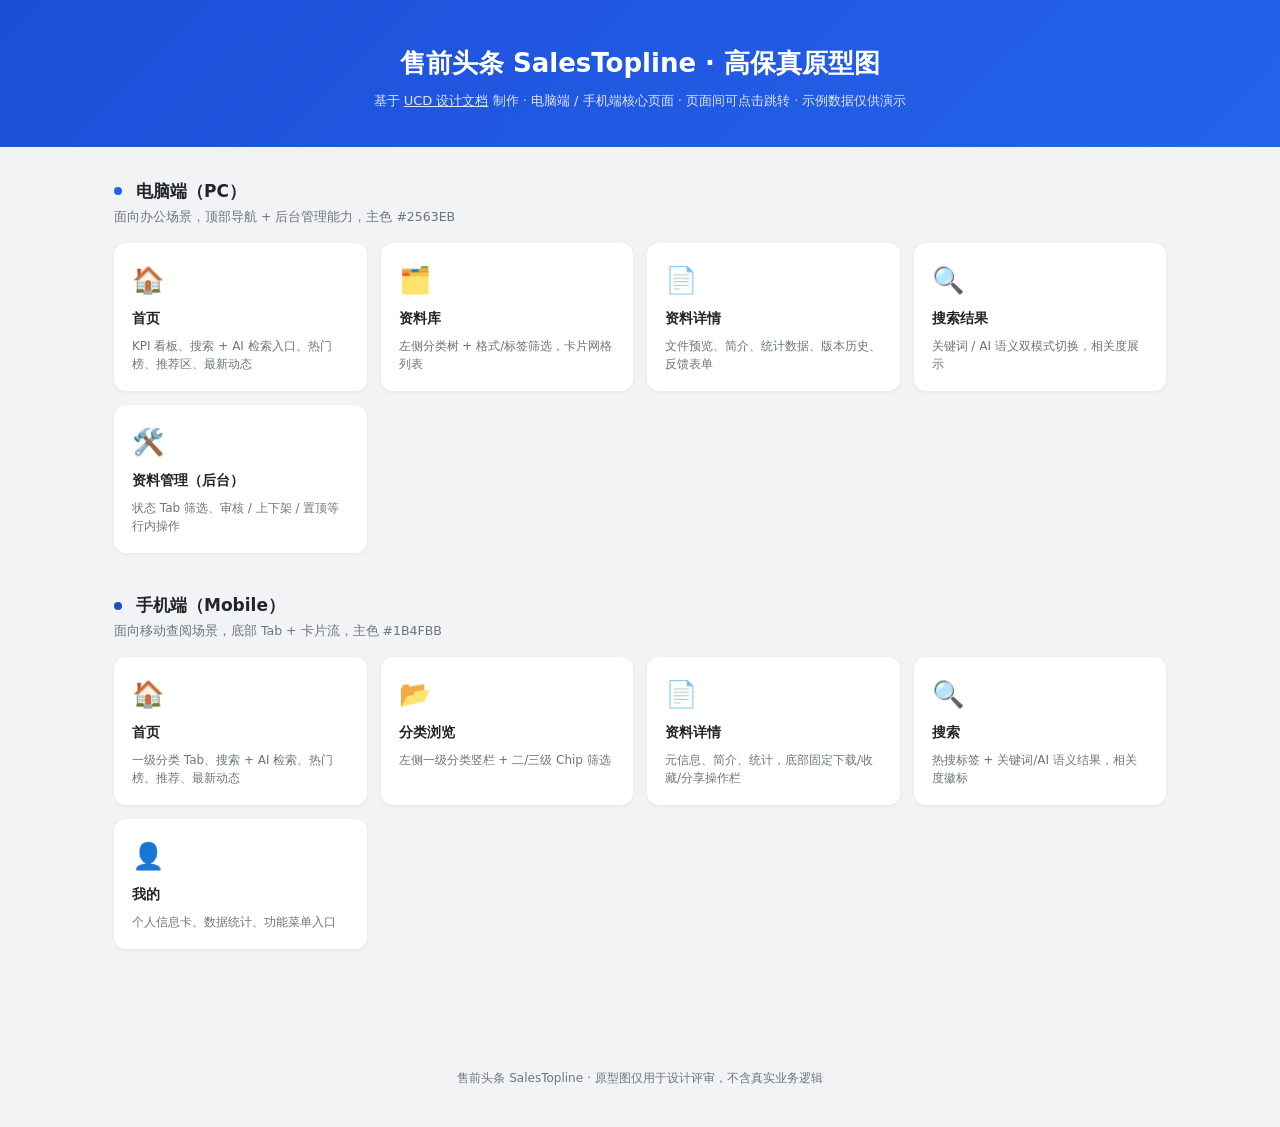
<file: docs/prototype/index.html>
<!DOCTYPE html>
<html lang="zh-CN">
<head>
<meta charset="UTF-8">
<meta name="viewport" content="width=device-width, initial-scale=1.0">
<title>售前头条 SalesTopline · 原型图</title>
<link rel="stylesheet" href="assets/style.css">
<style>
  header.hero{background:linear-gradient(135deg,#1D4ED8,#2563EB); color:#fff; padding:44px 24px 36px; text-align:center;}
  header.hero h1{margin:0 0 8px; font-size:26px;}
  header.hero p{margin:0; opacity:.85; font-size:13px;}
  .wrap{max-width:1100px; margin:0 auto; padding:32px 24px 80px;}
  .group h2{font-size:17px; margin:0 0 4px; display:flex; align-items:center; gap:8px;}
  .group .sub{font-size:12.5px; color:var(--g500); margin:0 0 16px;}
  .group{margin-bottom:40px;}
  .cards{display:grid; grid-template-columns:repeat(auto-fill,minmax(220px,1fr)); gap:14px;}
  .proto-card{background:#fff; border-radius:12px; box-shadow:var(--shadow); padding:18px; display:flex; flex-direction:column; gap:8px;}
  .proto-card:hover{box-shadow:var(--shadow-lg); transform:translateY(-2px); transition:.15s;}
  .proto-card .emoji{font-size:26px;}
  .proto-card .name{font-weight:700; font-size:14px;}
  .proto-card .desc{font-size:12px; color:var(--g500); line-height:1.5; flex:1;}
  .dot{width:8px; height:8px; border-radius:50%; display:inline-block; margin-right:6px;}
  .dot.pc{background:var(--blue);}
  .dot.m{background:var(--m-blue);}
  footer{text-align:center; font-size:12px; color:var(--g500); padding-bottom:40px;}
</style>
</head>
<body>
  <header class="hero">
    <h1>售前头条 SalesTopline · 高保真原型图</h1>
    <p>基于 <a href="../UCD.html" style="color:#fff;text-decoration:underline;">UCD 设计文档</a> 制作 · 电脑端 / 手机端核心页面 · 页面间可点击跳转 · 示例数据仅供演示</p>
  </header>
  <div class="wrap">
    <div class="group">
      <h2><span class="dot pc"></span>电脑端（PC）</h2>
      <p class="sub">面向办公场景，顶部导航 + 后台管理能力，主色 #2563EB</p>
      <div class="cards">
        <a class="proto-card" href="pc/home.html">
          <div class="emoji">🏠</div>
          <div class="name">首页</div>
          <div class="desc">KPI 看板、搜索 + AI 检索入口、热门榜、推荐区、最新动态</div>
        </a>
        <a class="proto-card" href="pc/materials.html">
          <div class="emoji">🗂️</div>
          <div class="name">资料库</div>
          <div class="desc">左侧分类树 + 格式/标签筛选，卡片网格列表</div>
        </a>
        <a class="proto-card" href="pc/detail.html">
          <div class="emoji">📄</div>
          <div class="name">资料详情</div>
          <div class="desc">文件预览、简介、统计数据、版本历史、反馈表单</div>
        </a>
        <a class="proto-card" href="pc/search.html">
          <div class="emoji">🔍</div>
          <div class="name">搜索结果</div>
          <div class="desc">关键词 / AI 语义双模式切换，相关度展示</div>
        </a>
        <a class="proto-card" href="pc/admin.html">
          <div class="emoji">🛠️</div>
          <div class="name">资料管理（后台）</div>
          <div class="desc">状态 Tab 筛选、审核 / 上下架 / 置顶等行内操作</div>
        </a>
      </div>
    </div>

    <div class="group">
      <h2><span class="dot m"></span>手机端（Mobile）</h2>
      <p class="sub">面向移动查阅场景，底部 Tab + 卡片流，主色 #1B4FBB</p>
      <div class="cards">
        <a class="proto-card" href="mobile/home.html">
          <div class="emoji">🏠</div>
          <div class="name">首页</div>
          <div class="desc">一级分类 Tab、搜索 + AI 检索、热门榜、推荐、最新动态</div>
        </a>
        <a class="proto-card" href="mobile/category.html">
          <div class="emoji">📂</div>
          <div class="name">分类浏览</div>
          <div class="desc">左侧一级分类竖栏 + 二/三级 Chip 筛选</div>
        </a>
        <a class="proto-card" href="mobile/detail.html">
          <div class="emoji">📄</div>
          <div class="name">资料详情</div>
          <div class="desc">元信息、简介、统计，底部固定下载/收藏/分享操作栏</div>
        </a>
        <a class="proto-card" href="mobile/search.html">
          <div class="emoji">🔍</div>
          <div class="name">搜索</div>
          <div class="desc">热搜标签 + 关键词/AI 语义结果，相关度徽标</div>
        </a>
        <a class="proto-card" href="mobile/profile.html">
          <div class="emoji">👤</div>
          <div class="name">我的</div>
          <div class="desc">个人信息卡、数据统计、功能菜单入口</div>
        </a>
      </div>
    </div>
  </div>
  <footer>售前头条 SalesTopline · 原型图仅用于设计评审，不含真实业务逻辑</footer>
</body>
</html>
</file>
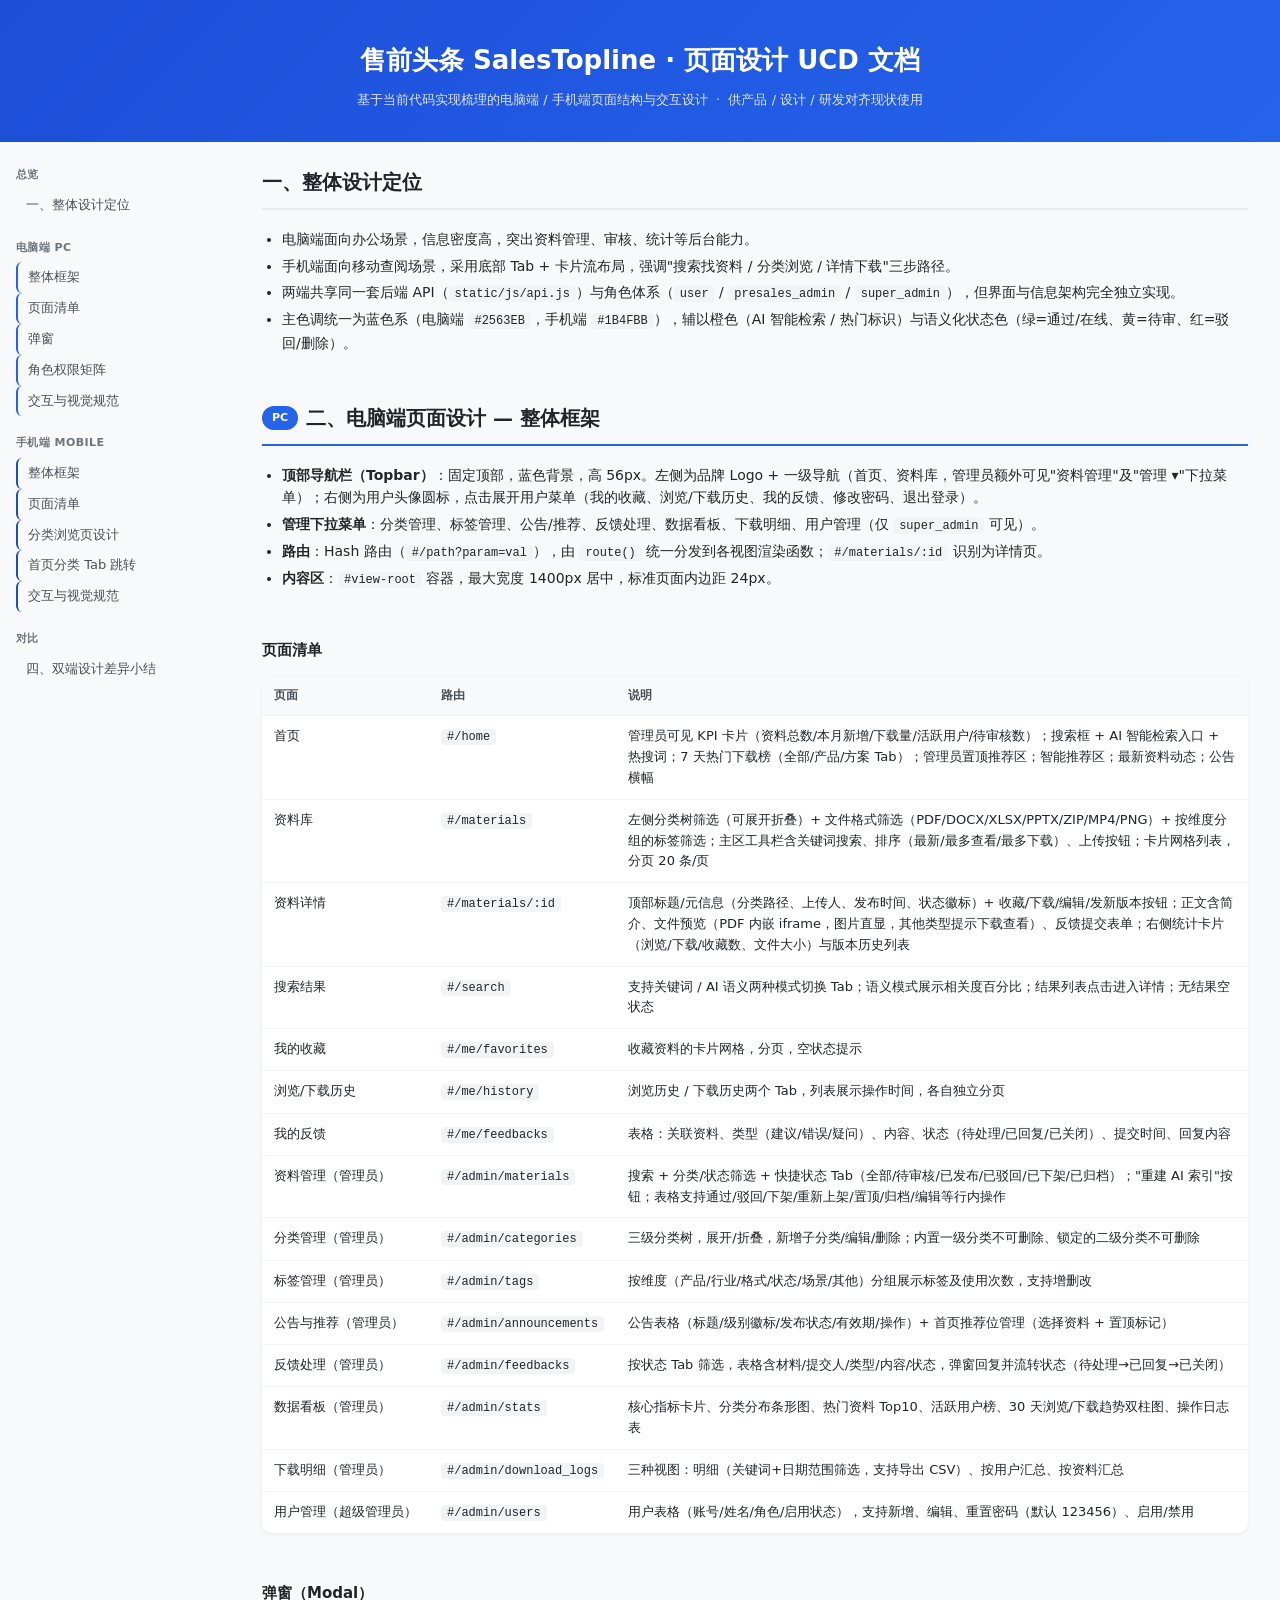
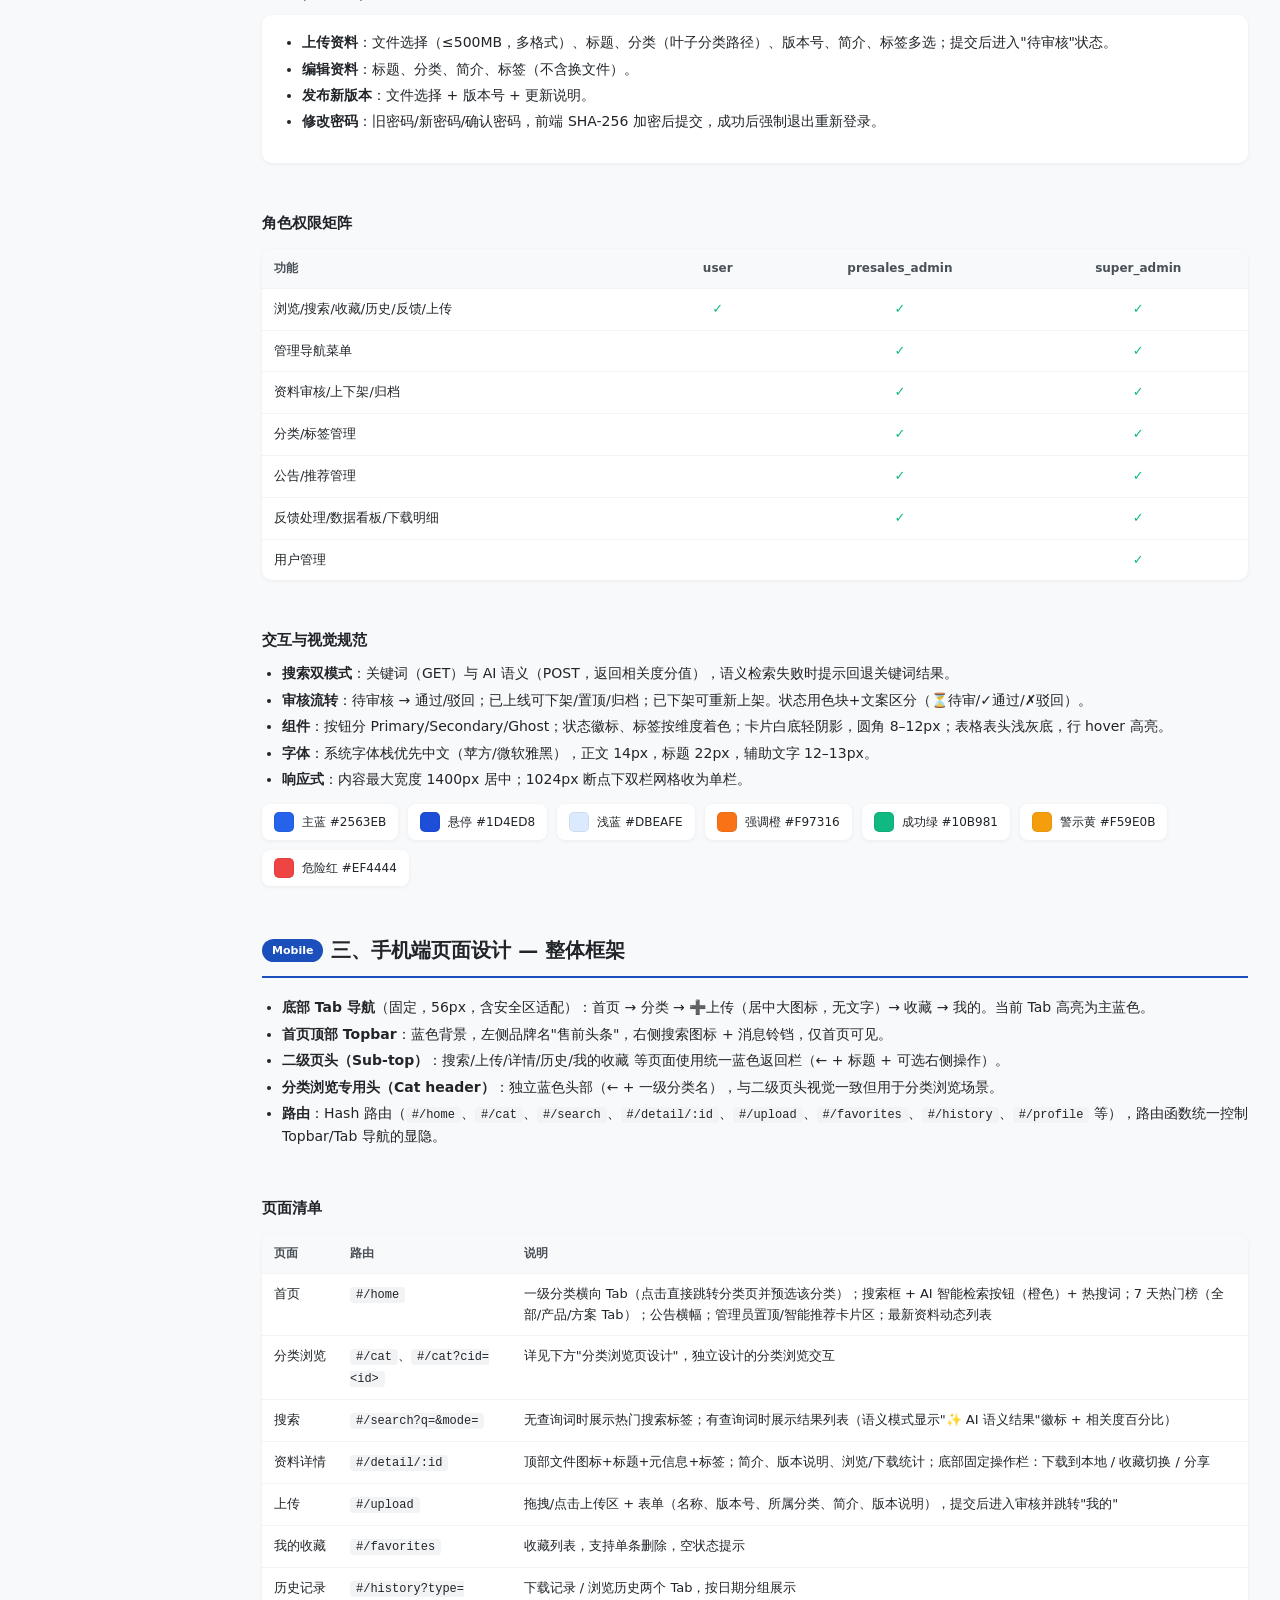
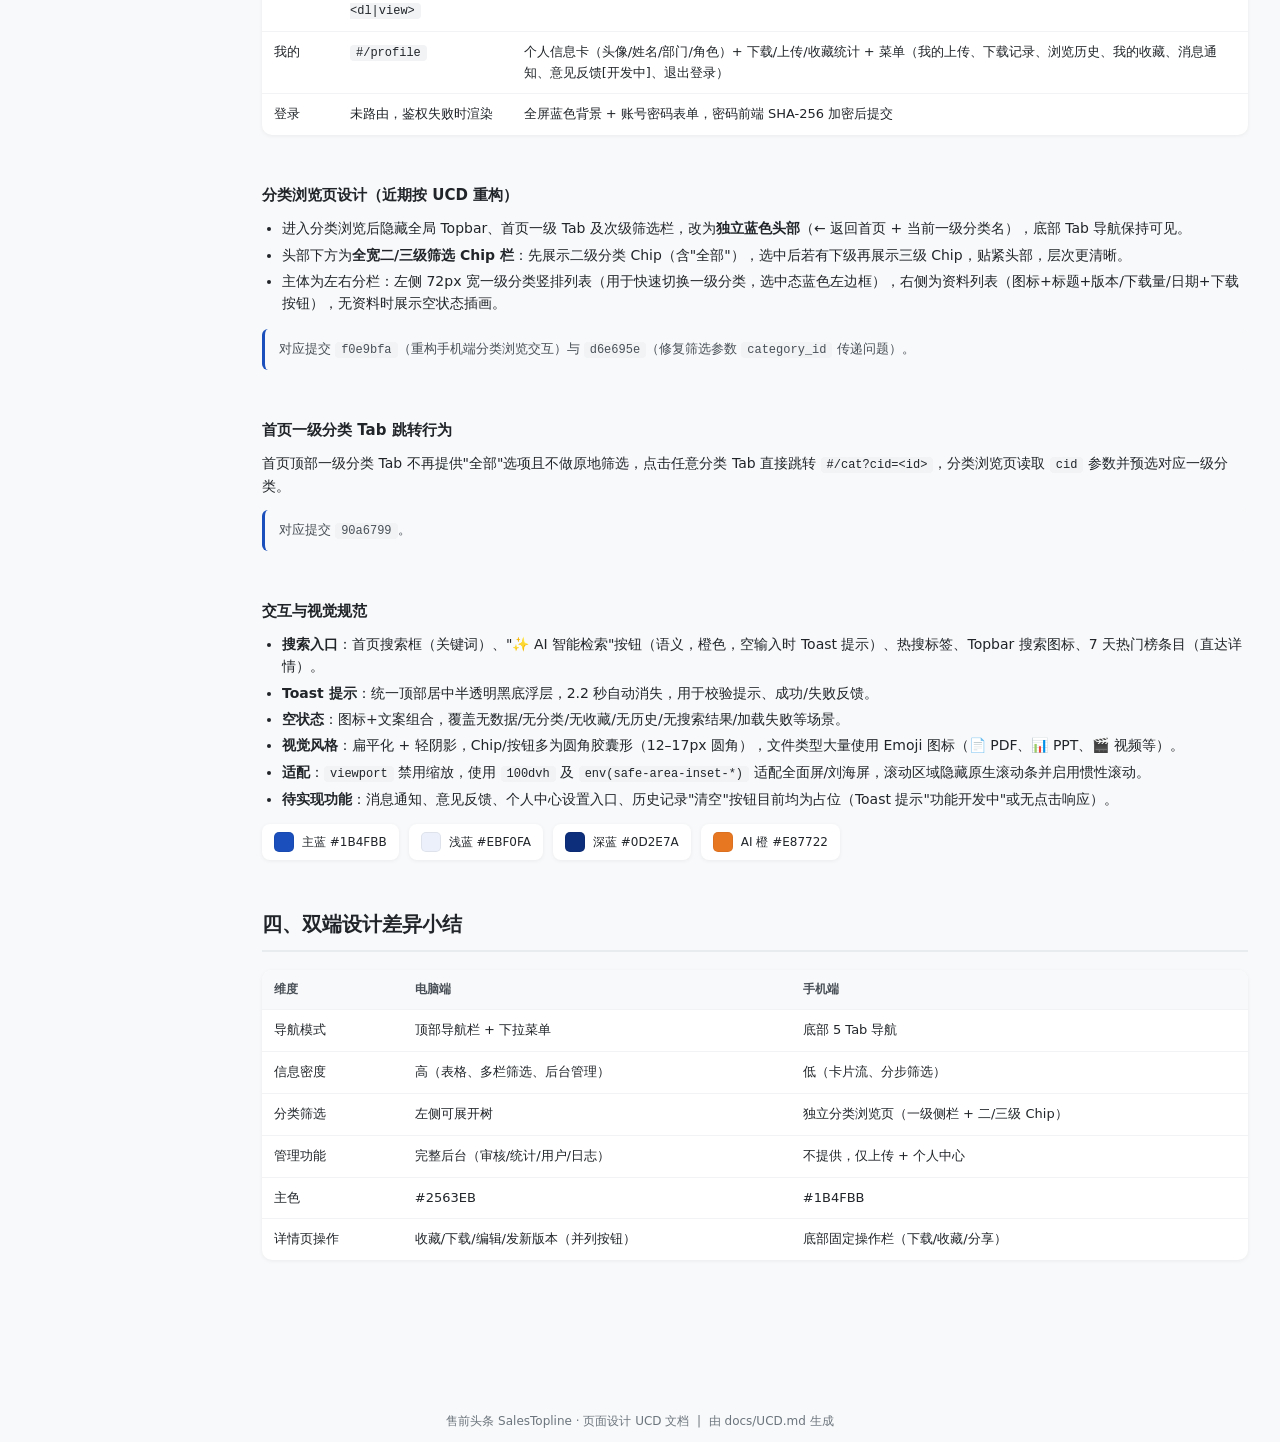
<file: docs/UCD.html>
<!DOCTYPE html>
<html lang="zh-CN">
<head>
<meta charset="UTF-8">
<meta name="viewport" content="width=device-width, initial-scale=1.0">
<title>售前头条 SalesTopline · 页面设计 UCD 文档</title>
<style>
  :root{
    --blue:#2563EB; --blue-d:#1D4ED8; --blue-l:#DBEAFE;
    --m-blue:#1B4FBB; --m-blue-l:#EBF0FA;
    --orange:#F97316; --green:#10B981; --yellow:#F59E0B; --red:#EF4444;
    --g50:#F8F9FA; --g100:#F1F3F5; --g200:#E9ECEF; --g300:#DEE2E6;
    --g500:#6C757D; --g700:#495057; --g900:#212529;
    --radius:10px; --shadow:0 1px 4px rgba(0,0,0,.06); --shadow-lg:0 8px 24px rgba(0,0,0,.08);
  }
  *{box-sizing:border-box;}
  body{
    margin:0; font-family:-apple-system,BlinkMacSystemFont,"PingFang SC","Microsoft YaHei",system-ui,sans-serif;
    color:var(--g900); background:var(--g50); line-height:1.6; font-size:14px;
  }
  a{color:var(--blue); text-decoration:none;}
  a:hover{text-decoration:underline;}

  /* Header */
  header.hero{
    background:linear-gradient(135deg,var(--blue-d),var(--blue));
    color:#fff; padding:40px 24px 32px; text-align:center;
  }
  header.hero h1{margin:0 0 8px; font-size:26px; font-weight:700;}
  header.hero p{margin:0; opacity:.85; font-size:13px;}

  /* Layout */
  .wrap{display:flex; max-width:1280px; margin:0 auto; align-items:flex-start;}
  nav.toc{
    position:sticky; top:0; align-self:flex-start; width:230px; flex-shrink:0;
    padding:24px 16px; height:100vh; overflow-y:auto;
  }
  nav.toc h3{font-size:11px; text-transform:uppercase; letter-spacing:.04em; color:var(--g500); margin:18px 0 6px;}
  nav.toc h3:first-child{margin-top:0;}
  nav.toc a{display:block; padding:5px 10px; border-radius:6px; color:var(--g700); font-size:13px;}
  nav.toc a:hover{background:var(--g100); text-decoration:none;}
  nav.toc a.pc{border-left:2px solid var(--blue);}
  nav.toc a.m{border-left:2px solid var(--m-blue);}

  main{flex:1; min-width:0; padding:24px 32px 80px;}
  section{margin-bottom:48px;}
  section > h2{
    font-size:20px; padding-bottom:10px; margin:0 0 18px; border-bottom:2px solid var(--g200);
    display:flex; align-items:center; gap:8px; scroll-margin-top:16px;
  }
  section.pc > h2{border-bottom-color:var(--blue);}
  section.mobile > h2{border-bottom-color:var(--m-blue);}
  h3{font-size:15px; margin:28px 0 10px; color:var(--g900); scroll-margin-top:16px;}
  h3 .tag{
    display:inline-block; font-size:10px; font-weight:600; padding:2px 8px; border-radius:10px;
    margin-left:8px; vertical-align:middle;
  }
  .tag.pc{background:var(--blue-l); color:var(--blue-d);}
  .tag.m{background:var(--m-blue-l); color:var(--m-blue);}

  .badge-sec{
    display:inline-block; font-size:11px; font-weight:700; padding:3px 10px; border-radius:12px; color:#fff;
  }
  .badge-sec.pc{background:var(--blue);}
  .badge-sec.mobile{background:var(--m-blue);}

  p{margin:0 0 12px;}
  ul{margin:0 0 14px; padding-left:20px;}
  li{margin-bottom:4px;}

  table{width:100%; border-collapse:collapse; margin:14px 0 22px; background:#fff; box-shadow:var(--shadow); border-radius:var(--radius); overflow:hidden;}
  th,td{padding:10px 12px; text-align:left; border-bottom:1px solid var(--g100); font-size:13px; vertical-align:top;}
  th{background:var(--g50); font-weight:600; color:var(--g700); font-size:12px;}
  tr:last-child td{border-bottom:none;}
  tbody tr:hover{background:var(--g50);}
  td:first-child, th:first-child{white-space:nowrap;}
  table.matrix td, table.matrix th{text-align:center;}
  table.matrix td:first-child, table.matrix th:first-child{text-align:left;}
  .check{color:var(--green); font-weight:700;}

  .card{
    background:#fff; border-radius:var(--radius); box-shadow:var(--shadow); padding:16px 20px; margin-bottom:16px;
  }
  .callout{
    background:var(--g50); border-left:3px solid var(--g300); padding:10px 14px; border-radius:6px;
    font-size:13px; color:var(--g700); margin:12px 0;
  }
  section.pc .callout{border-left-color:var(--blue);}
  section.mobile .callout{border-left-color:var(--m-blue);}

  .swatches{display:flex; flex-wrap:wrap; gap:10px; margin:12px 0 20px;}
  .swatch{display:flex; align-items:center; gap:8px; background:#fff; border-radius:8px; padding:8px 12px; box-shadow:var(--shadow); font-size:12px;}
  .swatch i{width:20px; height:20px; border-radius:5px; display:inline-block; border:1px solid rgba(0,0,0,.06);}

  code{background:var(--g100); padding:1px 6px; border-radius:4px; font-size:12px; font-family:Menlo,Consolas,monospace;}

  footer{text-align:center; padding:24px; font-size:12px; color:var(--g500);}

  @media (max-width:900px){
    .wrap{flex-direction:column;}
    nav.toc{position:relative; width:100%; height:auto; display:flex; flex-wrap:wrap; gap:4px 14px; padding:16px 20px; border-bottom:1px solid var(--g200);}
    nav.toc h3{display:none;}
    main{padding:20px;}
  }
  @media print{
    nav.toc{display:none;}
    .wrap{display:block;}
  }
</style>
</head>
<body>

<header class="hero">
  <h1>售前头条 SalesTopline · 页面设计 UCD 文档</h1>
  <p>基于当前代码实现梳理的电脑端 / 手机端页面结构与交互设计 &nbsp;·&nbsp; 供产品 / 设计 / 研发对齐现状使用</p>
</header>

<div class="wrap">
  <nav class="toc">
    <h3>总览</h3>
    <a href="#overview">一、整体设计定位</a>

    <h3>电脑端 PC</h3>
    <a class="pc" href="#pc-shell">整体框架</a>
    <a class="pc" href="#pc-pages">页面清单</a>
    <a class="pc" href="#pc-modals">弹窗</a>
    <a class="pc" href="#pc-roles">角色权限矩阵</a>
    <a class="pc" href="#pc-style">交互与视觉规范</a>

    <h3>手机端 Mobile</h3>
    <a class="m" href="#m-shell">整体框架</a>
    <a class="m" href="#m-pages">页面清单</a>
    <a class="m" href="#m-cat">分类浏览页设计</a>
    <a class="m" href="#m-tab">首页分类 Tab 跳转</a>
    <a class="m" href="#m-style">交互与视觉规范</a>

    <h3>对比</h3>
    <a href="#compare">四、双端设计差异小结</a>
  </nav>

  <main>

    <section id="overview">
      <h2>一、整体设计定位</h2>
      <ul>
        <li>电脑端面向办公场景，信息密度高，突出资料管理、审核、统计等后台能力。</li>
        <li>手机端面向移动查阅场景，采用底部 Tab + 卡片流布局，强调"搜索找资料 / 分类浏览 / 详情下载"三步路径。</li>
        <li>两端共享同一套后端 API（<code>static/js/api.js</code>）与角色体系（<code>user</code> / <code>presales_admin</code> / <code>super_admin</code>），但界面与信息架构完全独立实现。</li>
        <li>主色调统一为蓝色系（电脑端 <code>#2563EB</code>，手机端 <code>#1B4FBB</code>），辅以橙色（AI 智能检索 / 热门标识）与语义化状态色（绿=通过/在线、黄=待审、红=驳回/删除）。</li>
      </ul>
    </section>

    <!-- ============ PC ============ -->

    <section class="pc" id="pc-shell">
      <h2><span class="badge-sec pc">PC</span> 二、电脑端页面设计 — 整体框架</h2>
      <ul>
        <li><strong>顶部导航栏（Topbar）</strong>：固定顶部，蓝色背景，高 56px。左侧为品牌 Logo + 一级导航（首页、资料库，管理员额外可见"资料管理"及"管理 ▾"下拉菜单）；右侧为用户头像圆标，点击展开用户菜单（我的收藏、浏览/下载历史、我的反馈、修改密码、退出登录）。</li>
        <li><strong>管理下拉菜单</strong>：分类管理、标签管理、公告/推荐、反馈处理、数据看板、下载明细、用户管理（仅 <code>super_admin</code> 可见）。</li>
        <li><strong>路由</strong>：Hash 路由（<code>#/path?param=val</code>），由 <code>route()</code> 统一分发到各视图渲染函数；<code>#/materials/:id</code> 识别为详情页。</li>
        <li><strong>内容区</strong>：<code>#view-root</code> 容器，最大宽度 1400px 居中，标准页面内边距 24px。</li>
      </ul>
    </section>

    <section class="pc" id="pc-pages">
      <h3>页面清单</h3>
      <table>
        <thead><tr><th>页面</th><th>路由</th><th>说明</th></tr></thead>
        <tbody>
          <tr><td>首页</td><td><code>#/home</code></td><td>管理员可见 KPI 卡片（资料总数/本月新增/下载量/活跃用户/待审核数）；搜索框 + AI 智能检索入口 + 热搜词；7 天热门下载榜（全部/产品/方案 Tab）；管理员置顶推荐区；智能推荐区；最新资料动态；公告横幅</td></tr>
          <tr><td>资料库</td><td><code>#/materials</code></td><td>左侧分类树筛选（可展开折叠）+ 文件格式筛选（PDF/DOCX/XLSX/PPTX/ZIP/MP4/PNG）+ 按维度分组的标签筛选；主区工具栏含关键词搜索、排序（最新/最多查看/最多下载）、上传按钮；卡片网格列表，分页 20 条/页</td></tr>
          <tr><td>资料详情</td><td><code>#/materials/:id</code></td><td>顶部标题/元信息（分类路径、上传人、发布时间、状态徽标）+ 收藏/下载/编辑/发新版本按钮；正文含简介、文件预览（PDF 内嵌 iframe，图片直显，其他类型提示下载查看）、反馈提交表单；右侧统计卡片（浏览/下载/收藏数、文件大小）与版本历史列表</td></tr>
          <tr><td>搜索结果</td><td><code>#/search</code></td><td>支持关键词 / AI 语义两种模式切换 Tab；语义模式展示相关度百分比；结果列表点击进入详情；无结果空状态</td></tr>
          <tr><td>我的收藏</td><td><code>#/me/favorites</code></td><td>收藏资料的卡片网格，分页，空状态提示</td></tr>
          <tr><td>浏览/下载历史</td><td><code>#/me/history</code></td><td>浏览历史 / 下载历史两个 Tab，列表展示操作时间，各自独立分页</td></tr>
          <tr><td>我的反馈</td><td><code>#/me/feedbacks</code></td><td>表格：关联资料、类型（建议/错误/疑问）、内容、状态（待处理/已回复/已关闭）、提交时间、回复内容</td></tr>
          <tr><td>资料管理（管理员）</td><td><code>#/admin/materials</code></td><td>搜索 + 分类/状态筛选 + 快捷状态 Tab（全部/待审核/已发布/已驳回/已下架/已归档）；"重建 AI 索引"按钮；表格支持通过/驳回/下架/重新上架/置顶/归档/编辑等行内操作</td></tr>
          <tr><td>分类管理（管理员）</td><td><code>#/admin/categories</code></td><td>三级分类树，展开/折叠，新增子分类/编辑/删除；内置一级分类不可删除、锁定的二级分类不可删除</td></tr>
          <tr><td>标签管理（管理员）</td><td><code>#/admin/tags</code></td><td>按维度（产品/行业/格式/状态/场景/其他）分组展示标签及使用次数，支持增删改</td></tr>
          <tr><td>公告与推荐（管理员）</td><td><code>#/admin/announcements</code></td><td>公告表格（标题/级别徽标/发布状态/有效期/操作）+ 首页推荐位管理（选择资料 + 置顶标记）</td></tr>
          <tr><td>反馈处理（管理员）</td><td><code>#/admin/feedbacks</code></td><td>按状态 Tab 筛选，表格含材料/提交人/类型/内容/状态，弹窗回复并流转状态（待处理→已回复→已关闭）</td></tr>
          <tr><td>数据看板（管理员）</td><td><code>#/admin/stats</code></td><td>核心指标卡片、分类分布条形图、热门资料 Top10、活跃用户榜、30 天浏览/下载趋势双柱图、操作日志表</td></tr>
          <tr><td>下载明细（管理员）</td><td><code>#/admin/download_logs</code></td><td>三种视图：明细（关键词+日期范围筛选，支持导出 CSV）、按用户汇总、按资料汇总</td></tr>
          <tr><td>用户管理（超级管理员）</td><td><code>#/admin/users</code></td><td>用户表格（账号/姓名/角色/启用状态），支持新增、编辑、重置密码（默认 123456）、启用/禁用</td></tr>
        </tbody>
      </table>
    </section>

    <section class="pc" id="pc-modals">
      <h3>弹窗（Modal）</h3>
      <div class="card">
        <ul>
          <li><strong>上传资料</strong>：文件选择（≤500MB，多格式）、标题、分类（叶子分类路径）、版本号、简介、标签多选；提交后进入"待审核"状态。</li>
          <li><strong>编辑资料</strong>：标题、分类、简介、标签（不含换文件）。</li>
          <li><strong>发布新版本</strong>：文件选择 + 版本号 + 更新说明。</li>
          <li><strong>修改密码</strong>：旧密码/新密码/确认密码，前端 SHA-256 加密后提交，成功后强制退出重新登录。</li>
        </ul>
      </div>
    </section>

    <section class="pc" id="pc-roles">
      <h3>角色权限矩阵</h3>
      <table class="matrix">
        <thead><tr><th>功能</th><th>user</th><th>presales_admin</th><th>super_admin</th></tr></thead>
        <tbody>
          <tr><td>浏览/搜索/收藏/历史/反馈/上传</td><td class="check">✓</td><td class="check">✓</td><td class="check">✓</td></tr>
          <tr><td>管理导航菜单</td><td></td><td class="check">✓</td><td class="check">✓</td></tr>
          <tr><td>资料审核/上下架/归档</td><td></td><td class="check">✓</td><td class="check">✓</td></tr>
          <tr><td>分类/标签管理</td><td></td><td class="check">✓</td><td class="check">✓</td></tr>
          <tr><td>公告/推荐管理</td><td></td><td class="check">✓</td><td class="check">✓</td></tr>
          <tr><td>反馈处理/数据看板/下载明细</td><td></td><td class="check">✓</td><td class="check">✓</td></tr>
          <tr><td>用户管理</td><td></td><td></td><td class="check">✓</td></tr>
        </tbody>
      </table>
    </section>

    <section class="pc" id="pc-style">
      <h3>交互与视觉规范</h3>
      <ul>
        <li><strong>搜索双模式</strong>：关键词（GET）与 AI 语义（POST，返回相关度分值），语义检索失败时提示回退关键词结果。</li>
        <li><strong>审核流转</strong>：待审核 → 通过/驳回；已上线可下架/置顶/归档；已下架可重新上架。状态用色块+文案区分（⏳待审/✓通过/✗驳回）。</li>
        <li><strong>组件</strong>：按钮分 Primary/Secondary/Ghost；状态徽标、标签按维度着色；卡片白底轻阴影，圆角 8–12px；表格表头浅灰底，行 hover 高亮。</li>
        <li><strong>字体</strong>：系统字体栈优先中文（苹方/微软雅黑），正文 14px，标题 22px，辅助文字 12–13px。</li>
        <li><strong>响应式</strong>：内容最大宽度 1400px 居中；1024px 断点下双栏网格收为单栏。</li>
      </ul>
      <div class="swatches">
        <div class="swatch"><i style="background:#2563EB"></i>主蓝 #2563EB</div>
        <div class="swatch"><i style="background:#1D4ED8"></i>悬停 #1D4ED8</div>
        <div class="swatch"><i style="background:#DBEAFE"></i>浅蓝 #DBEAFE</div>
        <div class="swatch"><i style="background:#F97316"></i>强调橙 #F97316</div>
        <div class="swatch"><i style="background:#10B981"></i>成功绿 #10B981</div>
        <div class="swatch"><i style="background:#F59E0B"></i>警示黄 #F59E0B</div>
        <div class="swatch"><i style="background:#EF4444"></i>危险红 #EF4444</div>
      </div>
    </section>

    <!-- ============ Mobile ============ -->

    <section class="mobile" id="m-shell">
      <h2><span class="badge-sec mobile">Mobile</span> 三、手机端页面设计 — 整体框架</h2>
      <ul>
        <li><strong>底部 Tab 导航</strong>（固定，56px，含安全区适配）：首页 → 分类 → ➕上传（居中大图标，无文字）→ 收藏 → 我的。当前 Tab 高亮为主蓝色。</li>
        <li><strong>首页顶部 Topbar</strong>：蓝色背景，左侧品牌名"售前头条"，右侧搜索图标 + 消息铃铛，仅首页可见。</li>
        <li><strong>二级页头（Sub-top）</strong>：搜索/上传/详情/历史/我的收藏 等页面使用统一蓝色返回栏（← + 标题 + 可选右侧操作）。</li>
        <li><strong>分类浏览专用头（Cat header）</strong>：独立蓝色头部（← + 一级分类名），与二级页头视觉一致但用于分类浏览场景。</li>
        <li><strong>路由</strong>：Hash 路由（<code>#/home</code>、<code>#/cat</code>、<code>#/search</code>、<code>#/detail/:id</code>、<code>#/upload</code>、<code>#/favorites</code>、<code>#/history</code>、<code>#/profile</code> 等），路由函数统一控制 Topbar/Tab 导航的显隐。</li>
      </ul>
    </section>

    <section class="mobile" id="m-pages">
      <h3>页面清单</h3>
      <table>
        <thead><tr><th>页面</th><th>路由</th><th>说明</th></tr></thead>
        <tbody>
          <tr><td>首页</td><td><code>#/home</code></td><td>一级分类横向 Tab（点击直接跳转分类页并预选该分类）；搜索框 + AI 智能检索按钮（橙色）+ 热搜词；7 天热门榜（全部/产品/方案 Tab）；公告横幅；管理员置顶/智能推荐卡片区；最新资料动态列表</td></tr>
          <tr><td>分类浏览</td><td><code>#/cat</code>、<code>#/cat?cid=&lt;id&gt;</code></td><td>详见下方"分类浏览页设计"，独立设计的分类浏览交互</td></tr>
          <tr><td>搜索</td><td><code>#/search?q=&amp;mode=</code></td><td>无查询词时展示热门搜索标签；有查询词时展示结果列表（语义模式显示"✨ AI 语义结果"徽标 + 相关度百分比）</td></tr>
          <tr><td>资料详情</td><td><code>#/detail/:id</code></td><td>顶部文件图标+标题+元信息+标签；简介、版本说明、浏览/下载统计；底部固定操作栏：下载到本地 / 收藏切换 / 分享</td></tr>
          <tr><td>上传</td><td><code>#/upload</code></td><td>拖拽/点击上传区 + 表单（名称、版本号、所属分类、简介、版本说明），提交后进入审核并跳转"我的"</td></tr>
          <tr><td>我的收藏</td><td><code>#/favorites</code></td><td>收藏列表，支持单条删除，空状态提示</td></tr>
          <tr><td>历史记录</td><td><code>#/history?type=&lt;dl|view&gt;</code></td><td>下载记录 / 浏览历史两个 Tab，按日期分组展示</td></tr>
          <tr><td>我的</td><td><code>#/profile</code></td><td>个人信息卡（头像/姓名/部门/角色）+ 下载/上传/收藏统计 + 菜单（我的上传、下载记录、浏览历史、我的收藏、消息通知、意见反馈[开发中]、退出登录）</td></tr>
          <tr><td>登录</td><td>未路由，鉴权失败时渲染</td><td>全屏蓝色背景 + 账号密码表单，密码前端 SHA-256 加密后提交</td></tr>
        </tbody>
      </table>
    </section>

    <section class="mobile" id="m-cat">
      <h3>分类浏览页设计（近期按 UCD 重构）</h3>
      <ul>
        <li>进入分类浏览后隐藏全局 Topbar、首页一级 Tab 及次级筛选栏，改为<strong>独立蓝色头部</strong>（← 返回首页 + 当前一级分类名），底部 Tab 导航保持可见。</li>
        <li>头部下方为<strong>全宽二/三级筛选 Chip 栏</strong>：先展示二级分类 Chip（含"全部"），选中后若有下级再展示三级 Chip，贴紧头部，层次更清晰。</li>
        <li>主体为左右分栏：左侧 72px 宽一级分类竖排列表（用于快速切换一级分类，选中态蓝色左边框），右侧为资料列表（图标+标题+版本/下载量/日期+下载按钮），无资料时展示空状态插画。</li>
      </ul>
      <div class="callout">对应提交 <code>f0e9bfa</code>（重构手机端分类浏览交互）与 <code>d6e695e</code>（修复筛选参数 <code>category_id</code> 传递问题）。</div>
    </section>

    <section class="mobile" id="m-tab">
      <h3>首页一级分类 Tab 跳转行为</h3>
      <p>首页顶部一级分类 Tab 不再提供"全部"选项且不做原地筛选，点击任意分类 Tab 直接跳转 <code>#/cat?cid=&lt;id&gt;</code>，分类浏览页读取 <code>cid</code> 参数并预选对应一级分类。</p>
      <div class="callout">对应提交 <code>90a6799</code>。</div>
    </section>

    <section class="mobile" id="m-style">
      <h3>交互与视觉规范</h3>
      <ul>
        <li><strong>搜索入口</strong>：首页搜索框（关键词）、"✨ AI 智能检索"按钮（语义，橙色，空输入时 Toast 提示）、热搜标签、Topbar 搜索图标、7 天热门榜条目（直达详情）。</li>
        <li><strong>Toast 提示</strong>：统一顶部居中半透明黑底浮层，2.2 秒自动消失，用于校验提示、成功/失败反馈。</li>
        <li><strong>空状态</strong>：图标+文案组合，覆盖无数据/无分类/无收藏/无历史/无搜索结果/加载失败等场景。</li>
        <li><strong>视觉风格</strong>：扁平化 + 轻阴影，Chip/按钮多为圆角胶囊形（12–17px 圆角），文件类型大量使用 Emoji 图标（📄 PDF、📊 PPT、🎬 视频等）。</li>
        <li><strong>适配</strong>：<code>viewport</code> 禁用缩放，使用 <code>100dvh</code> 及 <code>env(safe-area-inset-*)</code> 适配全面屏/刘海屏，滚动区域隐藏原生滚动条并启用惯性滚动。</li>
        <li><strong>待实现功能</strong>：消息通知、意见反馈、个人中心设置入口、历史记录"清空"按钮目前均为占位（Toast 提示"功能开发中"或无点击响应）。</li>
      </ul>
      <div class="swatches">
        <div class="swatch"><i style="background:#1B4FBB"></i>主蓝 #1B4FBB</div>
        <div class="swatch"><i style="background:#EBF0FA"></i>浅蓝 #EBF0FA</div>
        <div class="swatch"><i style="background:#0D2E7A"></i>深蓝 #0D2E7A</div>
        <div class="swatch"><i style="background:#E87722"></i>AI 橙 #E87722</div>
      </div>
    </section>

    <section id="compare">
      <h2>四、双端设计差异小结</h2>
      <table>
        <thead><tr><th>维度</th><th>电脑端</th><th>手机端</th></tr></thead>
        <tbody>
          <tr><td>导航模式</td><td>顶部导航栏 + 下拉菜单</td><td>底部 5 Tab 导航</td></tr>
          <tr><td>信息密度</td><td>高（表格、多栏筛选、后台管理）</td><td>低（卡片流、分步筛选）</td></tr>
          <tr><td>分类筛选</td><td>左侧可展开树</td><td>独立分类浏览页（一级侧栏 + 二/三级 Chip）</td></tr>
          <tr><td>管理功能</td><td>完整后台（审核/统计/用户/日志）</td><td>不提供，仅上传 + 个人中心</td></tr>
          <tr><td>主色</td><td>#2563EB</td><td>#1B4FBB</td></tr>
          <tr><td>详情页操作</td><td>收藏/下载/编辑/发新版本（并列按钮）</td><td>底部固定操作栏（下载/收藏/分享）</td></tr>
        </tbody>
      </table>
    </section>

  </main>
</div>

<footer>售前头条 SalesTopline · 页面设计 UCD 文档 &nbsp;|&nbsp; 由 docs/UCD.md 生成</footer>

</body>
</html>
</file>
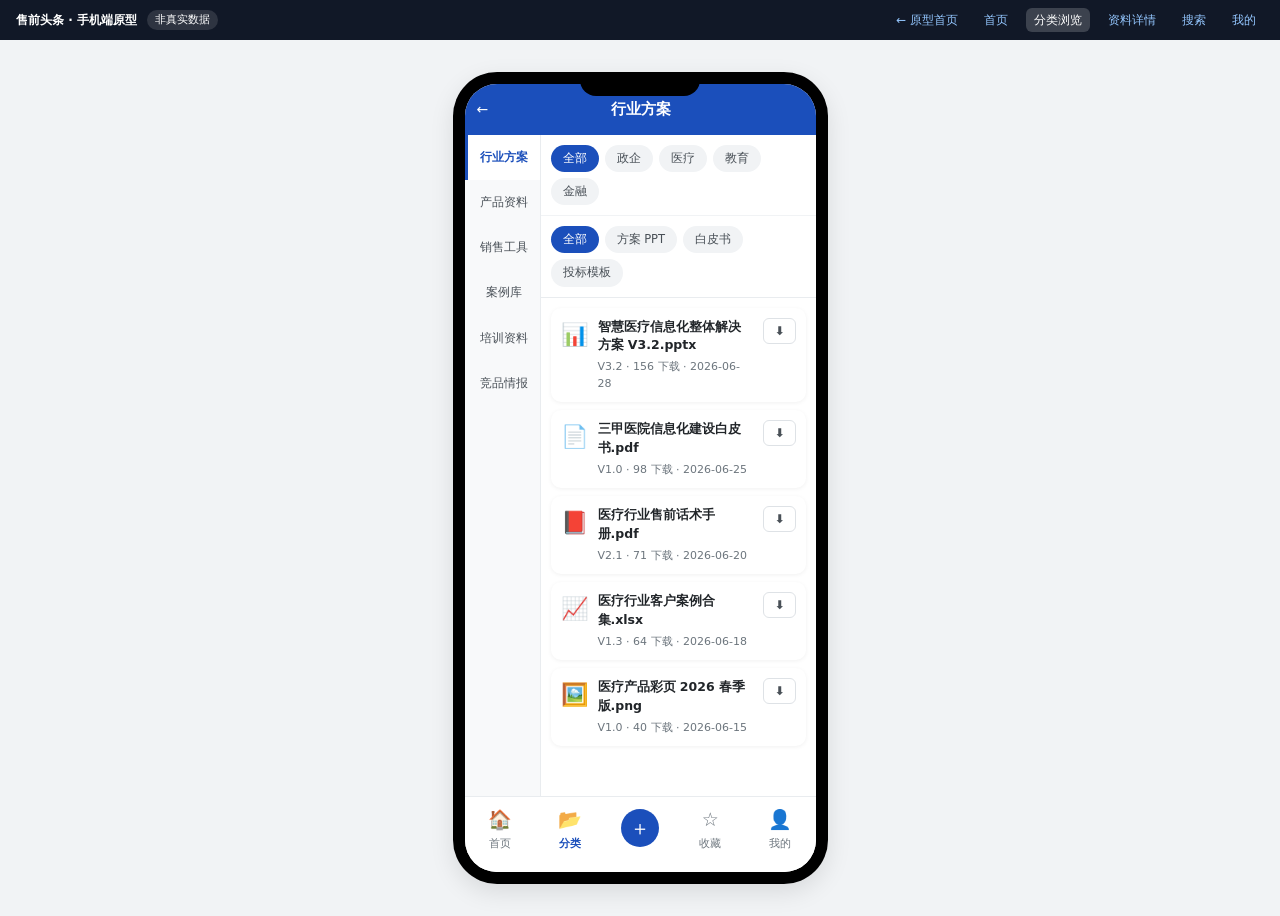
<file: docs/prototype/mobile/category.html>
<!DOCTYPE html>
<html lang="zh-CN">
<head>
<meta charset="UTF-8">
<meta name="viewport" content="width=device-width, initial-scale=1.0">
<title>分类浏览 · 手机端原型 · 售前头条</title>
<link rel="stylesheet" href="../assets/style.css">
</head>
<body>
  <div class="proto-bar">
    <b>售前头条 · 手机端原型</b><span class="tag">非真实数据</span>
    <span class="sp"></span>
    <a href="../index.html">← 原型首页</a>
    <a href="home.html">首页</a>
    <a href="category.html" class="active">分类浏览</a>
    <a href="detail.html">资料详情</a>
    <a href="search.html">搜索</a>
    <a href="profile.html">我的</a>
  </div>

  <div class="phone-wrap">
    <div class="phone-frame">
      <div class="phone-notch"></div>
      <div class="phone-screen">
        <div class="m-subtop">
          <a href="home.html" style="color:#fff;">←</a>
          <div class="t">行业方案</div>
        </div>

        <div class="m-cat-body">
          <div class="m-cat-side">
            <div class="it active">行业方案</div>
            <div class="it">产品资料</div>
            <div class="it">销售工具</div>
            <div class="it">案例库</div>
            <div class="it">培训资料</div>
            <div class="it">竞品情报</div>
          </div>
          <div class="m-cat-main">
            <div class="m-chip-row">
              <span class="m-chip active">全部</span>
              <span class="m-chip">政企</span>
              <span class="m-chip">医疗</span>
              <span class="m-chip">教育</span>
              <span class="m-chip">金融</span>
            </div>
            <div class="m-chip-row" style="border-bottom:1px solid var(--g200);">
              <span class="m-chip active">全部</span>
              <span class="m-chip">方案 PPT</span>
              <span class="m-chip">白皮书</span>
              <span class="m-chip">投标模板</span>
            </div>

            <div style="padding:10px;">
              <a href="detail.html"><div class="m-card"><span class="ico">📊</span><div style="flex:1;"><div class="title">智慧医疗信息化整体解决方案 V3.2.pptx</div><div class="meta">V3.2 · 156 下载 · 2026-06-28</div></div><button class="btn sm btn-secondary">⬇</button></div></a>
              <a href="detail.html"><div class="m-card"><span class="ico">📄</span><div style="flex:1;"><div class="title">三甲医院信息化建设白皮书.pdf</div><div class="meta">V1.0 · 98 下载 · 2026-06-25</div></div><button class="btn sm btn-secondary">⬇</button></div></a>
              <a href="detail.html"><div class="m-card"><span class="ico">📕</span><div style="flex:1;"><div class="title">医疗行业售前话术手册.pdf</div><div class="meta">V2.1 · 71 下载 · 2026-06-20</div></div><button class="btn sm btn-secondary">⬇</button></div></a>
              <a href="detail.html"><div class="m-card"><span class="ico">📈</span><div style="flex:1;"><div class="title">医疗行业客户案例合集.xlsx</div><div class="meta">V1.3 · 64 下载 · 2026-06-18</div></div><button class="btn sm btn-secondary">⬇</button></div></a>
              <a href="detail.html"><div class="m-card"><span class="ico">🖼️</span><div style="flex:1;"><div class="title">医疗产品彩页 2026 春季版.png</div><div class="meta">V1.0 · 40 下载 · 2026-06-15</div></div><button class="btn sm btn-secondary">⬇</button></div></a>
            </div>
          </div>
        </div>

        <div class="m-tabbar">
          <a class="it" href="home.html"><span class="ic">🏠</span>首页</a>
          <a class="it active" href="category.html"><span class="ic">📂</span>分类</a>
          <a class="it upload"><span class="ic">＋</span></a>
          <a class="it" href="profile.html"><span class="ic">☆</span>收藏</a>
          <a class="it" href="profile.html"><span class="ic">👤</span>我的</a>
        </div>
      </div>
    </div>
  </div>
</body>
</html>
</file>
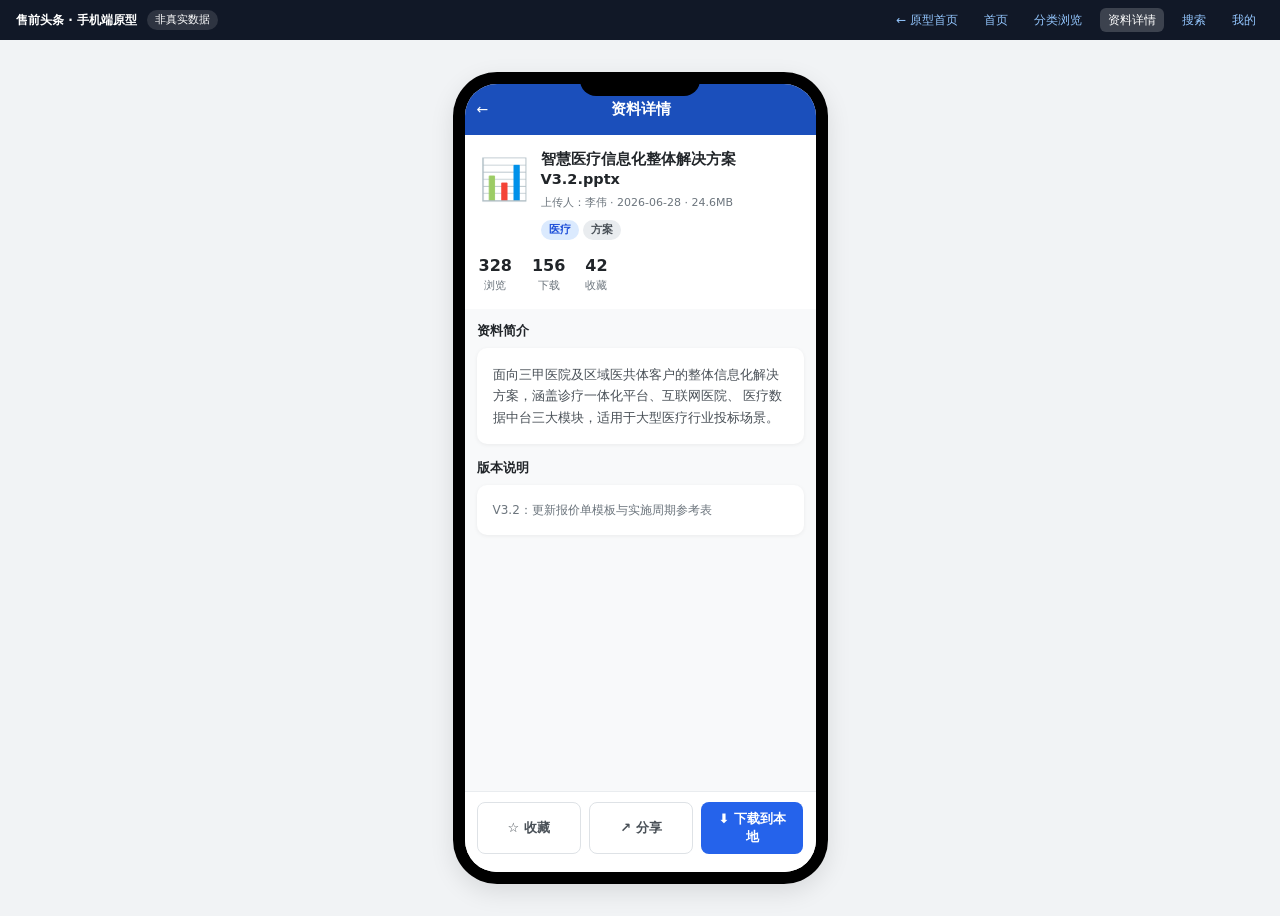
<file: docs/prototype/mobile/detail.html>
<!DOCTYPE html>
<html lang="zh-CN">
<head>
<meta charset="UTF-8">
<meta name="viewport" content="width=device-width, initial-scale=1.0">
<title>资料详情 · 手机端原型 · 售前头条</title>
<link rel="stylesheet" href="../assets/style.css">
</head>
<body>
  <div class="proto-bar">
    <b>售前头条 · 手机端原型</b><span class="tag">非真实数据</span>
    <span class="sp"></span>
    <a href="../index.html">← 原型首页</a>
    <a href="home.html">首页</a>
    <a href="category.html">分类浏览</a>
    <a href="detail.html" class="active">资料详情</a>
    <a href="search.html">搜索</a>
    <a href="profile.html">我的</a>
  </div>

  <div class="phone-wrap">
    <div class="phone-frame">
      <div class="phone-notch"></div>
      <div class="phone-screen">
        <div class="m-subtop">
          <a href="category.html" style="color:#fff;">←</a>
          <div class="t">资料详情</div>
        </div>

        <div class="m-scroll">
          <div class="m-detail-hero">
            <span class="ico">📊</span>
            <div style="flex:1;">
              <div style="font-size:14.5px; font-weight:700; line-height:1.4;">智慧医疗信息化整体解决方案 V3.2.pptx</div>
              <div style="font-size:11px; color:var(--g500); margin-top:6px;">上传人：李伟 · 2026-06-28 · 24.6MB</div>
              <div class="tags" style="margin-top:8px; display:flex; gap:4px;"><span class="badge blue">医疗</span><span class="badge gray">方案</span></div>
            </div>
          </div>

          <div style="padding:0 14px 14px; display:flex; gap:20px; background:#fff;">
            <div style="text-align:center; font-size:11px; color:var(--g500);"><b style="display:block; font-size:16px; color:var(--g900);">328</b>浏览</div>
            <div style="text-align:center; font-size:11px; color:var(--g500);"><b style="display:block; font-size:16px; color:var(--g900);">156</b>下载</div>
            <div style="text-align:center; font-size:11px; color:var(--g500);"><b style="display:block; font-size:16px; color:var(--g900);">42</b>收藏</div>
          </div>

          <div class="m-section" style="padding-top:12px;">
            <h4>资料简介</h4>
            <div class="card" style="font-size:12.5px; color:var(--g700); line-height:1.7;">
              面向三甲医院及区域医共体客户的整体信息化解决方案，涵盖诊疗一体化平台、互联网医院、
              医疗数据中台三大模块，适用于大型医疗行业投标场景。
            </div>
          </div>

          <div class="m-section">
            <h4>版本说明</h4>
            <div class="card" style="font-size:12px; color:var(--g500);">V3.2：更新报价单模板与实施周期参考表</div>
          </div>
        </div>

        <div class="m-bottom-bar">
          <button class="btn btn-secondary">☆ 收藏</button>
          <button class="btn btn-secondary">↗ 分享</button>
          <button class="btn btn-primary">⬇ 下载到本地</button>
        </div>
      </div>
    </div>
  </div>
</body>
</html>
</file>
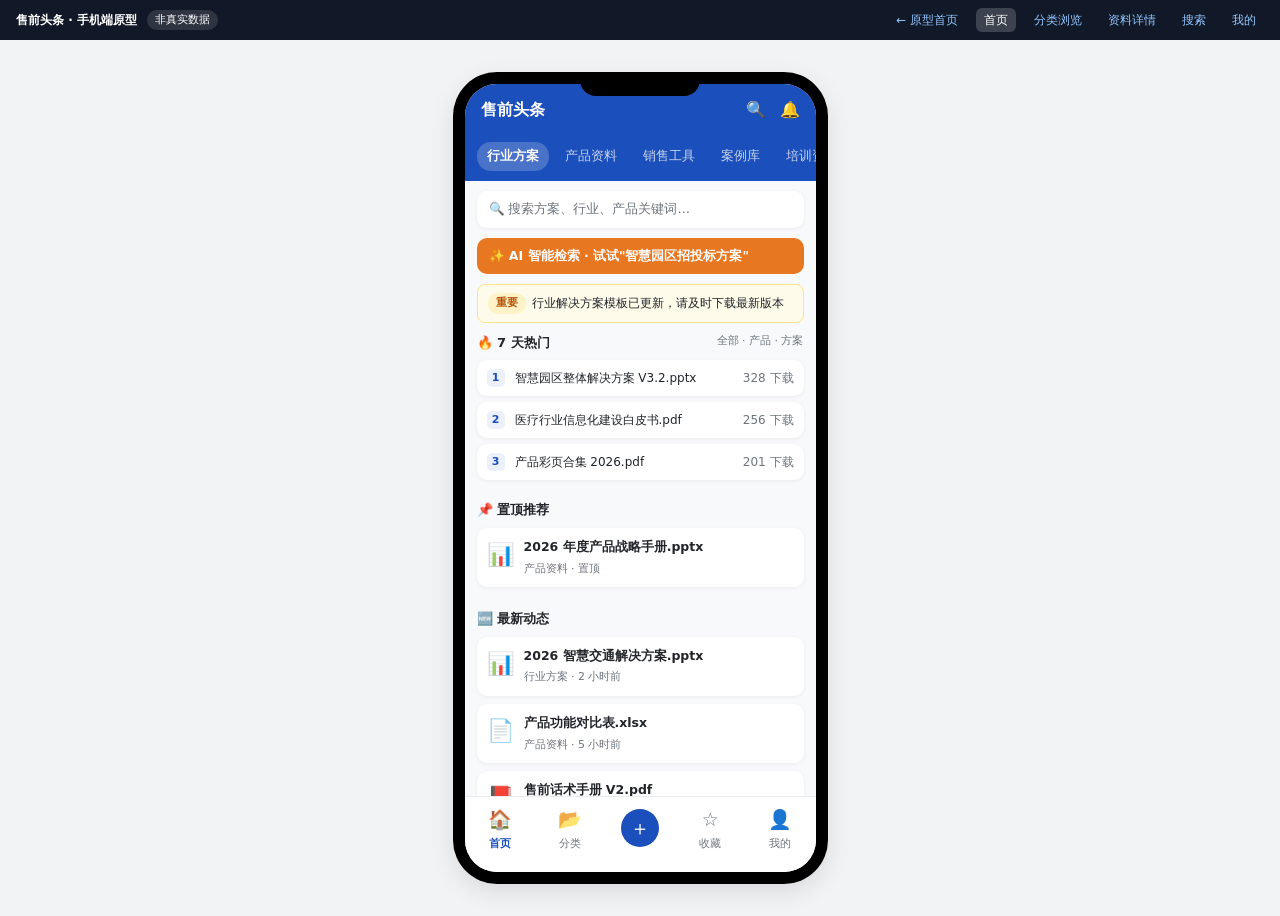
<file: docs/prototype/mobile/home.html>
<!DOCTYPE html>
<html lang="zh-CN">
<head>
<meta charset="UTF-8">
<meta name="viewport" content="width=device-width, initial-scale=1.0">
<title>首页 · 手机端原型 · 售前头条</title>
<link rel="stylesheet" href="../assets/style.css">
</head>
<body>
  <div class="proto-bar">
    <b>售前头条 · 手机端原型</b><span class="tag">非真实数据</span>
    <span class="sp"></span>
    <a href="../index.html">← 原型首页</a>
    <a href="home.html" class="active">首页</a>
    <a href="category.html">分类浏览</a>
    <a href="detail.html">资料详情</a>
    <a href="search.html">搜索</a>
    <a href="profile.html">我的</a>
  </div>

  <div class="phone-wrap">
    <div class="phone-frame">
      <div class="phone-notch"></div>
      <div class="phone-screen">
        <div class="m-topbar">
          <div class="brand">售前头条</div>
          <div class="icons"><span>🔍</span><span>🔔</span></div>
        </div>

        <div class="m-scroll">
          <div class="m-cat-tabs">
            <a class="t active" href="category.html?cid=1">行业方案</a>
            <a class="t" href="category.html?cid=2">产品资料</a>
            <a class="t" href="category.html?cid=3">销售工具</a>
            <a class="t" href="category.html?cid=4">案例库</a>
            <a class="t" href="category.html?cid=5">培训资料</a>
          </div>

          <a href="search.html"><div class="m-search">🔍 搜索方案、行业、产品关键词…</div></a>
          <a href="search.html"><div class="m-ai-btn">✨ AI 智能检索 · 试试"智慧园区招投标方案"</div></a>

          <div style="margin:0 12px 10px; background:#FFFBEB; border:1px solid #FDE68A; border-radius:8px; padding:8px 10px; font-size:11.5px; display:flex; gap:6px; align-items:center;">
            <span class="badge yellow">重要</span><span>行业解决方案模板已更新，请及时下载最新版本</span>
          </div>

          <div class="m-section">
            <h4>🔥 7 天热门 <span style="font-size:11px; color:var(--g500); font-weight:400;">全部 · 产品 · 方案</span></h4>
            <a href="detail.html"><div class="m-hot-item"><span class="rank">1</span><span style="flex:1;">智慧园区整体解决方案 V3.2.pptx</span><span style="color:var(--g500);">328 下载</span></div></a>
            <a href="detail.html"><div class="m-hot-item"><span class="rank">2</span><span style="flex:1;">医疗行业信息化建设白皮书.pdf</span><span style="color:var(--g500);">256 下载</span></div></a>
            <a href="detail.html"><div class="m-hot-item"><span class="rank">3</span><span style="flex:1;">产品彩页合集 2026.pdf</span><span style="color:var(--g500);">201 下载</span></div></a>
          </div>

          <div class="m-section">
            <h4>📌 置顶推荐</h4>
            <a href="detail.html"><div class="m-card"><span class="ico">📊</span><div><div class="title">2026 年度产品战略手册.pptx</div><div class="meta">产品资料 · 置顶</div></div></div></a>
          </div>

          <div class="m-section">
            <h4>🆕 最新动态</h4>
            <a href="detail.html"><div class="m-card"><span class="ico">📊</span><div><div class="title">2026 智慧交通解决方案.pptx</div><div class="meta">行业方案 · 2 小时前</div></div></div></a>
            <a href="detail.html"><div class="m-card"><span class="ico">📄</span><div><div class="title">产品功能对比表.xlsx</div><div class="meta">产品资料 · 5 小时前</div></div></div></a>
            <a href="detail.html"><div class="m-card"><span class="ico">📕</span><div><div class="title">售前话术手册 V2.pdf</div><div class="meta">销售工具 · 2 天前</div></div></div></a>
          </div>
        </div>

        <div class="m-tabbar">
          <a class="it active" href="home.html"><span class="ic">🏠</span>首页</a>
          <a class="it" href="category.html"><span class="ic">📂</span>分类</a>
          <a class="it upload"><span class="ic">＋</span></a>
          <a class="it" href="profile.html"><span class="ic">☆</span>收藏</a>
          <a class="it" href="profile.html"><span class="ic">👤</span>我的</a>
        </div>
      </div>
    </div>
  </div>
</body>
</html>
</file>
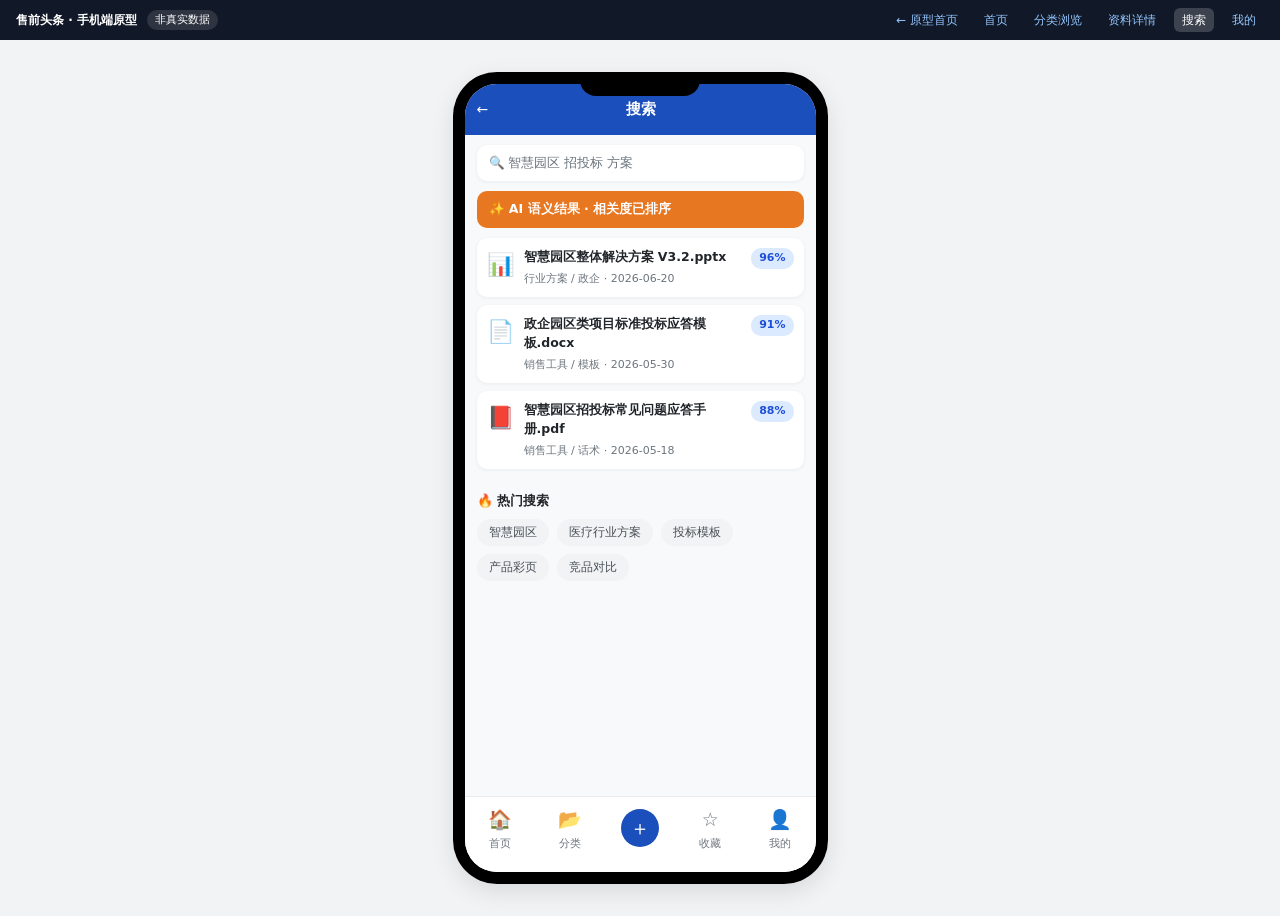
<file: docs/prototype/mobile/search.html>
<!DOCTYPE html>
<html lang="zh-CN">
<head>
<meta charset="UTF-8">
<meta name="viewport" content="width=device-width, initial-scale=1.0">
<title>搜索 · 手机端原型 · 售前头条</title>
<link rel="stylesheet" href="../assets/style.css">
</head>
<body>
  <div class="proto-bar">
    <b>售前头条 · 手机端原型</b><span class="tag">非真实数据</span>
    <span class="sp"></span>
    <a href="../index.html">← 原型首页</a>
    <a href="home.html">首页</a>
    <a href="category.html">分类浏览</a>
    <a href="detail.html">资料详情</a>
    <a href="search.html" class="active">搜索</a>
    <a href="profile.html">我的</a>
  </div>

  <div class="phone-wrap">
    <div class="phone-frame">
      <div class="phone-notch"></div>
      <div class="phone-screen">
        <div class="m-subtop">
          <a href="home.html" style="color:#fff;">←</a>
          <div class="t">搜索</div>
        </div>

        <div class="m-scroll">
          <div class="m-search" style="margin-top:10px;">🔍 智慧园区 招投标 方案</div>
          <div class="m-ai-btn">✨ AI 语义结果 · 相关度已排序</div>

          <div class="m-section">
            <a href="detail.html"><div class="m-card">
              <span class="ico">📊</span>
              <div style="flex:1;">
                <div class="title">智慧园区整体解决方案 V3.2.pptx</div>
                <div class="meta">行业方案 / 政企 · 2026-06-20</div>
              </div>
              <span class="badge blue">96%</span>
            </div></a>
            <a href="detail.html"><div class="m-card">
              <span class="ico">📄</span>
              <div style="flex:1;">
                <div class="title">政企园区类项目标准投标应答模板.docx</div>
                <div class="meta">销售工具 / 模板 · 2026-05-30</div>
              </div>
              <span class="badge blue">91%</span>
            </div></a>
            <a href="detail.html"><div class="m-card">
              <span class="ico">📕</span>
              <div style="flex:1;">
                <div class="title">智慧园区招投标常见问题应答手册.pdf</div>
                <div class="meta">销售工具 / 话术 · 2026-05-18</div>
              </div>
              <span class="badge blue">88%</span>
            </div></a>
          </div>

          <div class="m-section">
            <h4>🔥 热门搜索</h4>
            <div style="display:flex; gap:8px; flex-wrap:wrap;">
              <span class="m-chip">智慧园区</span>
              <span class="m-chip">医疗行业方案</span>
              <span class="m-chip">投标模板</span>
              <span class="m-chip">产品彩页</span>
              <span class="m-chip">竞品对比</span>
            </div>
          </div>
        </div>

        <div class="m-tabbar">
          <a class="it" href="home.html"><span class="ic">🏠</span>首页</a>
          <a class="it" href="category.html"><span class="ic">📂</span>分类</a>
          <a class="it upload"><span class="ic">＋</span></a>
          <a class="it" href="profile.html"><span class="ic">☆</span>收藏</a>
          <a class="it" href="profile.html"><span class="ic">👤</span>我的</a>
        </div>
      </div>
    </div>
  </div>
</body>
</html>
</file>
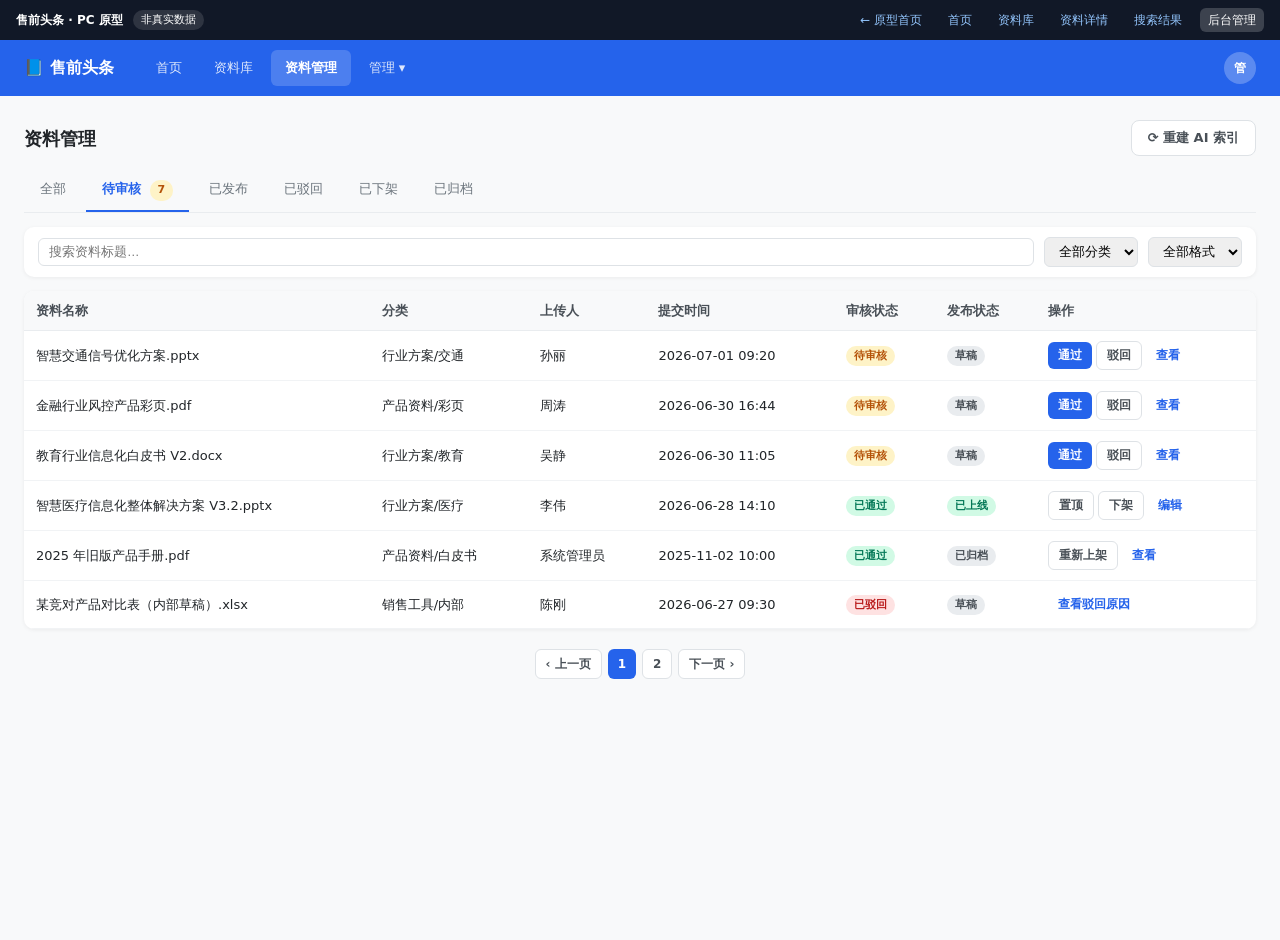
<file: docs/prototype/pc/admin.html>
<!DOCTYPE html>
<html lang="zh-CN">
<head>
<meta charset="UTF-8">
<meta name="viewport" content="width=device-width, initial-scale=1.0">
<title>资料管理（后台） · PC 原型 · 售前头条</title>
<link rel="stylesheet" href="../assets/style.css">
</head>
<body>
  <div class="proto-bar">
    <b>售前头条 · PC 原型</b><span class="tag">非真实数据</span>
    <span class="sp"></span>
    <a href="../index.html">← 原型首页</a>
    <a href="home.html">首页</a>
    <a href="materials.html">资料库</a>
    <a href="detail.html">资料详情</a>
    <a href="search.html">搜索结果</a>
    <a href="admin.html" class="active">后台管理</a>
  </div>

  <div class="pc-page">
    <div class="pc-topbar">
      <div class="brand">📘 售前头条</div>
      <div class="nav">
        <a href="home.html">首页</a>
        <a href="materials.html">资料库</a>
        <a class="active">资料管理</a>
        <a>管理 ▾</a>
      </div>
      <div class="user">管</div>
    </div>

    <div class="pc-content">
      <div style="display:flex; justify-content:space-between; align-items:center; margin-bottom:14px;">
        <h2 style="margin:0; font-size:18px;">资料管理</h2>
        <button class="btn btn-secondary">⟳ 重建 AI 索引</button>
      </div>

      <div class="tabs">
        <div class="tab">全部</div>
        <div class="tab active">待审核 <span class="badge yellow" style="margin-left:4px;">7</span></div>
        <div class="tab">已发布</div>
        <div class="tab">已驳回</div>
        <div class="tab">已下架</div>
        <div class="tab">已归档</div>
      </div>

      <div class="filter-bar">
        <input placeholder="搜索资料标题…" style="flex:1;">
        <select><option>全部分类</option><option>行业方案</option><option>产品资料</option></select>
        <select><option>全部格式</option><option>PDF</option><option>PPTX</option></select>
      </div>

      <div class="card" style="padding:0; overflow:hidden;">
        <table>
          <thead>
            <tr><th>资料名称</th><th>分类</th><th>上传人</th><th>提交时间</th><th>审核状态</th><th>发布状态</th><th style="width:220px;">操作</th></tr>
          </thead>
          <tbody>
            <tr>
              <td>智慧交通信号优化方案.pptx</td><td>行业方案/交通</td><td>孙丽</td><td>2026-07-01 09:20</td>
              <td><span class="badge yellow">待审核</span></td><td><span class="badge gray">草稿</span></td>
              <td><button class="btn btn-primary sm">通过</button> <button class="btn btn-secondary sm">驳回</button> <button class="btn btn-ghost sm">查看</button></td>
            </tr>
            <tr>
              <td>金融行业风控产品彩页.pdf</td><td>产品资料/彩页</td><td>周涛</td><td>2026-06-30 16:44</td>
              <td><span class="badge yellow">待审核</span></td><td><span class="badge gray">草稿</span></td>
              <td><button class="btn btn-primary sm">通过</button> <button class="btn btn-secondary sm">驳回</button> <button class="btn btn-ghost sm">查看</button></td>
            </tr>
            <tr>
              <td>教育行业信息化白皮书 V2.docx</td><td>行业方案/教育</td><td>吴静</td><td>2026-06-30 11:05</td>
              <td><span class="badge yellow">待审核</span></td><td><span class="badge gray">草稿</span></td>
              <td><button class="btn btn-primary sm">通过</button> <button class="btn btn-secondary sm">驳回</button> <button class="btn btn-ghost sm">查看</button></td>
            </tr>
            <tr>
              <td>智慧医疗信息化整体解决方案 V3.2.pptx</td><td>行业方案/医疗</td><td>李伟</td><td>2026-06-28 14:10</td>
              <td><span class="badge green">已通过</span></td><td><span class="badge green">已上线</span></td>
              <td><button class="btn btn-secondary sm">置顶</button> <button class="btn btn-secondary sm">下架</button> <button class="btn btn-ghost sm">编辑</button></td>
            </tr>
            <tr>
              <td>2025 年旧版产品手册.pdf</td><td>产品资料/白皮书</td><td>系统管理员</td><td>2025-11-02 10:00</td>
              <td><span class="badge green">已通过</span></td><td><span class="badge gray">已归档</span></td>
              <td><button class="btn btn-secondary sm">重新上架</button> <button class="btn btn-ghost sm">查看</button></td>
            </tr>
            <tr>
              <td>某竞对产品对比表（内部草稿）.xlsx</td><td>销售工具/内部</td><td>陈刚</td><td>2026-06-27 09:30</td>
              <td><span class="badge red">已驳回</span></td><td><span class="badge gray">草稿</span></td>
              <td><button class="btn btn-ghost sm">查看驳回原因</button></td>
            </tr>
          </tbody>
        </table>
      </div>

      <div style="display:flex; justify-content:center; gap:6px; margin-top:20px; font-size:13px;">
        <span class="btn btn-secondary sm">‹ 上一页</span>
        <span class="btn btn-primary sm">1</span>
        <span class="btn btn-secondary sm">2</span>
        <span class="btn btn-secondary sm">下一页 ›</span>
      </div>
    </div>
  </div>
</body>
</html>
</file>
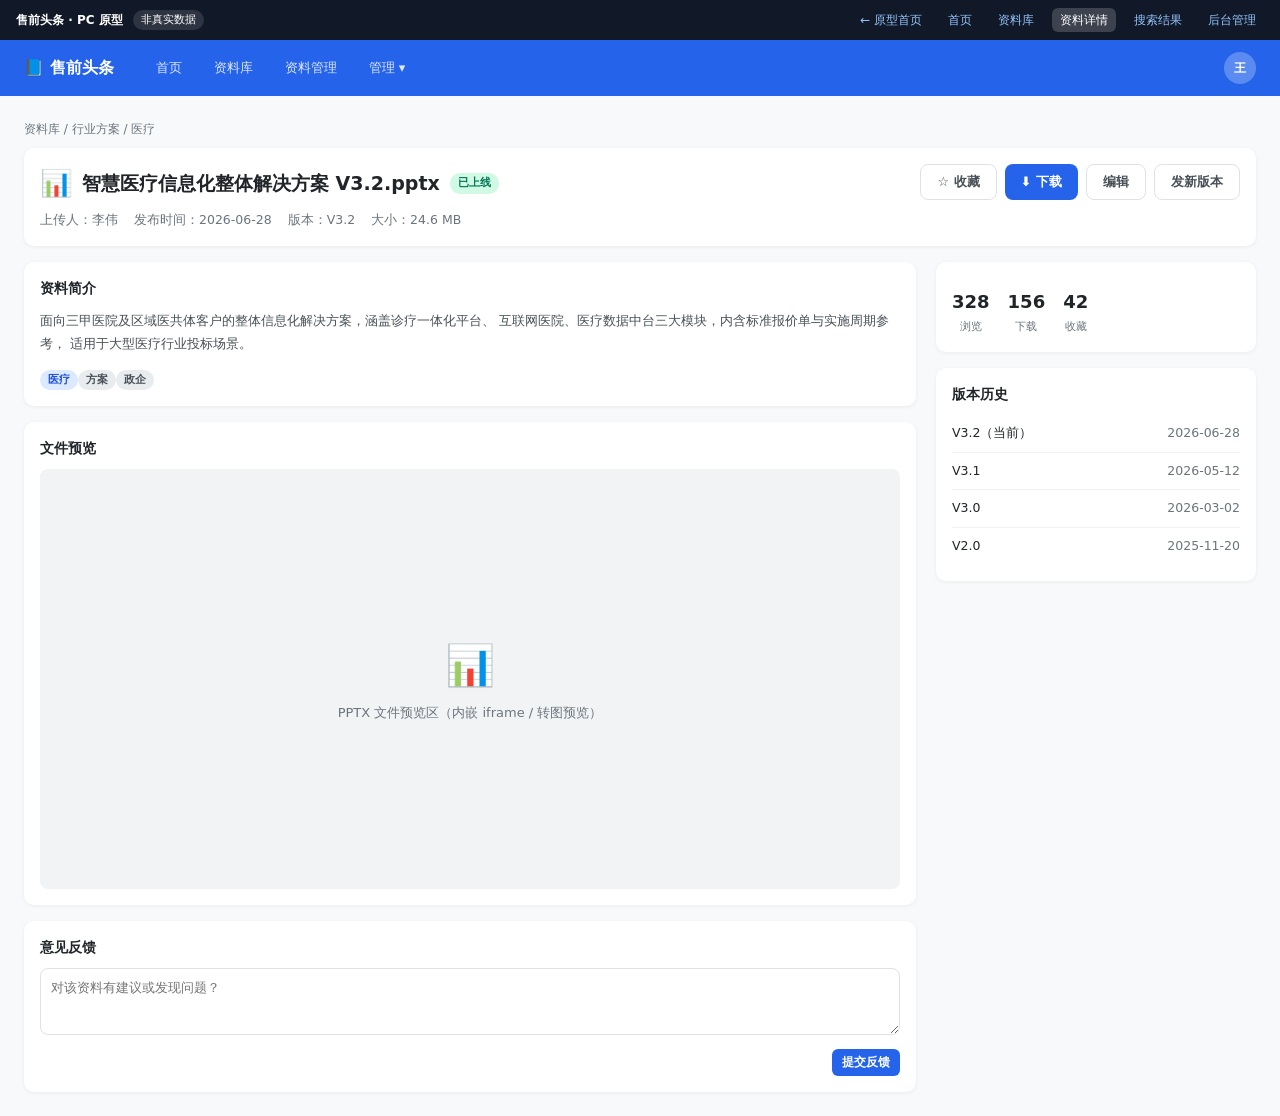
<file: docs/prototype/pc/detail.html>
<!DOCTYPE html>
<html lang="zh-CN">
<head>
<meta charset="UTF-8">
<meta name="viewport" content="width=device-width, initial-scale=1.0">
<title>资料详情 · PC 原型 · 售前头条</title>
<link rel="stylesheet" href="../assets/style.css">
</head>
<body>
  <div class="proto-bar">
    <b>售前头条 · PC 原型</b><span class="tag">非真实数据</span>
    <span class="sp"></span>
    <a href="../index.html">← 原型首页</a>
    <a href="home.html">首页</a>
    <a href="materials.html">资料库</a>
    <a href="detail.html" class="active">资料详情</a>
    <a href="search.html">搜索结果</a>
    <a href="admin.html">后台管理</a>
  </div>

  <div class="pc-page">
    <div class="pc-topbar">
      <div class="brand">📘 售前头条</div>
      <div class="nav">
        <a href="home.html">首页</a>
        <a href="materials.html">资料库</a>
        <a href="admin.html">资料管理</a>
        <a>管理 ▾</a>
      </div>
      <div class="user">王</div>
    </div>

    <div class="pc-content">
      <div style="font-size:12px; color:var(--g500); margin-bottom:10px;">资料库 / 行业方案 / 医疗</div>

      <div class="card" style="margin-bottom:16px; display:flex; justify-content:space-between; align-items:flex-start;">
        <div>
          <div style="display:flex; align-items:center; gap:10px;">
            <span style="font-size:26px;">📊</span>
            <h2 style="margin:0; font-size:19px;">智慧医疗信息化整体解决方案 V3.2.pptx</h2>
            <span class="badge green">已上线</span>
          </div>
          <div style="font-size:12.5px; color:var(--g500); margin-top:8px; display:flex; gap:16px;">
            <span>上传人：李伟</span><span>发布时间：2026-06-28</span><span>版本：V3.2</span><span>大小：24.6 MB</span>
          </div>
        </div>
        <div style="display:flex; gap:8px;">
          <button class="btn btn-secondary">☆ 收藏</button>
          <button class="btn btn-primary">⬇ 下载</button>
          <button class="btn btn-secondary">编辑</button>
          <button class="btn btn-secondary">发新版本</button>
        </div>
      </div>

      <div class="detail-layout">
        <div>
          <div class="card" style="margin-bottom:16px;">
            <h4 style="margin:0 0 10px;">资料简介</h4>
            <p style="font-size:13px; color:var(--g700); line-height:1.8; margin:0;">
              面向三甲医院及区域医共体客户的整体信息化解决方案，涵盖诊疗一体化平台、
              互联网医院、医疗数据中台三大模块，内含标准报价单与实施周期参考，
              适用于大型医疗行业投标场景。
            </p>
            <div class="tags" style="margin-top:12px;">
              <span class="badge blue">医疗</span><span class="badge gray">方案</span><span class="badge gray">政企</span>
            </div>
          </div>

          <div class="card" style="margin-bottom:16px;">
            <h4 style="margin:0 0 10px;">文件预览</h4>
            <div style="height:420px; background:var(--g100); border-radius:8px; display:flex; align-items:center; justify-content:center; color:var(--g500); flex-direction:column; gap:8px;">
              <span style="font-size:40px;">📊</span>
              <span style="font-size:13px;">PPTX 文件预览区（内嵌 iframe / 转图预览）</span>
            </div>
          </div>

          <div class="card">
            <h4 style="margin:0 0 10px;">意见反馈</h4>
            <textarea rows="3" style="width:100%; border:1px solid var(--g300); border-radius:8px; padding:10px; font-size:13px; resize:vertical;" placeholder="对该资料有建议或发现问题？"></textarea>
            <div style="display:flex; justify-content:flex-end; margin-top:8px;">
              <button class="btn btn-primary sm">提交反馈</button>
            </div>
          </div>
        </div>

        <div>
          <div class="card" style="margin-bottom:16px;">
            <div class="stat-row">
              <div class="item"><b>328</b><span>浏览</span></div>
              <div class="item"><b>156</b><span>下载</span></div>
              <div class="item"><b>42</b><span>收藏</span></div>
            </div>
          </div>
          <div class="card">
            <h4 style="margin:0 0 10px;">版本历史</h4>
            <div class="version-item"><span>V3.2（当前）</span><span style="color:var(--g500);">2026-06-28</span></div>
            <div class="version-item"><span>V3.1</span><span style="color:var(--g500);">2026-05-12</span></div>
            <div class="version-item"><span>V3.0</span><span style="color:var(--g500);">2026-03-02</span></div>
            <div class="version-item" style="border-bottom:none;"><span>V2.0</span><span style="color:var(--g500);">2025-11-20</span></div>
          </div>
        </div>
      </div>
    </div>
  </div>
</body>
</html>
</file>
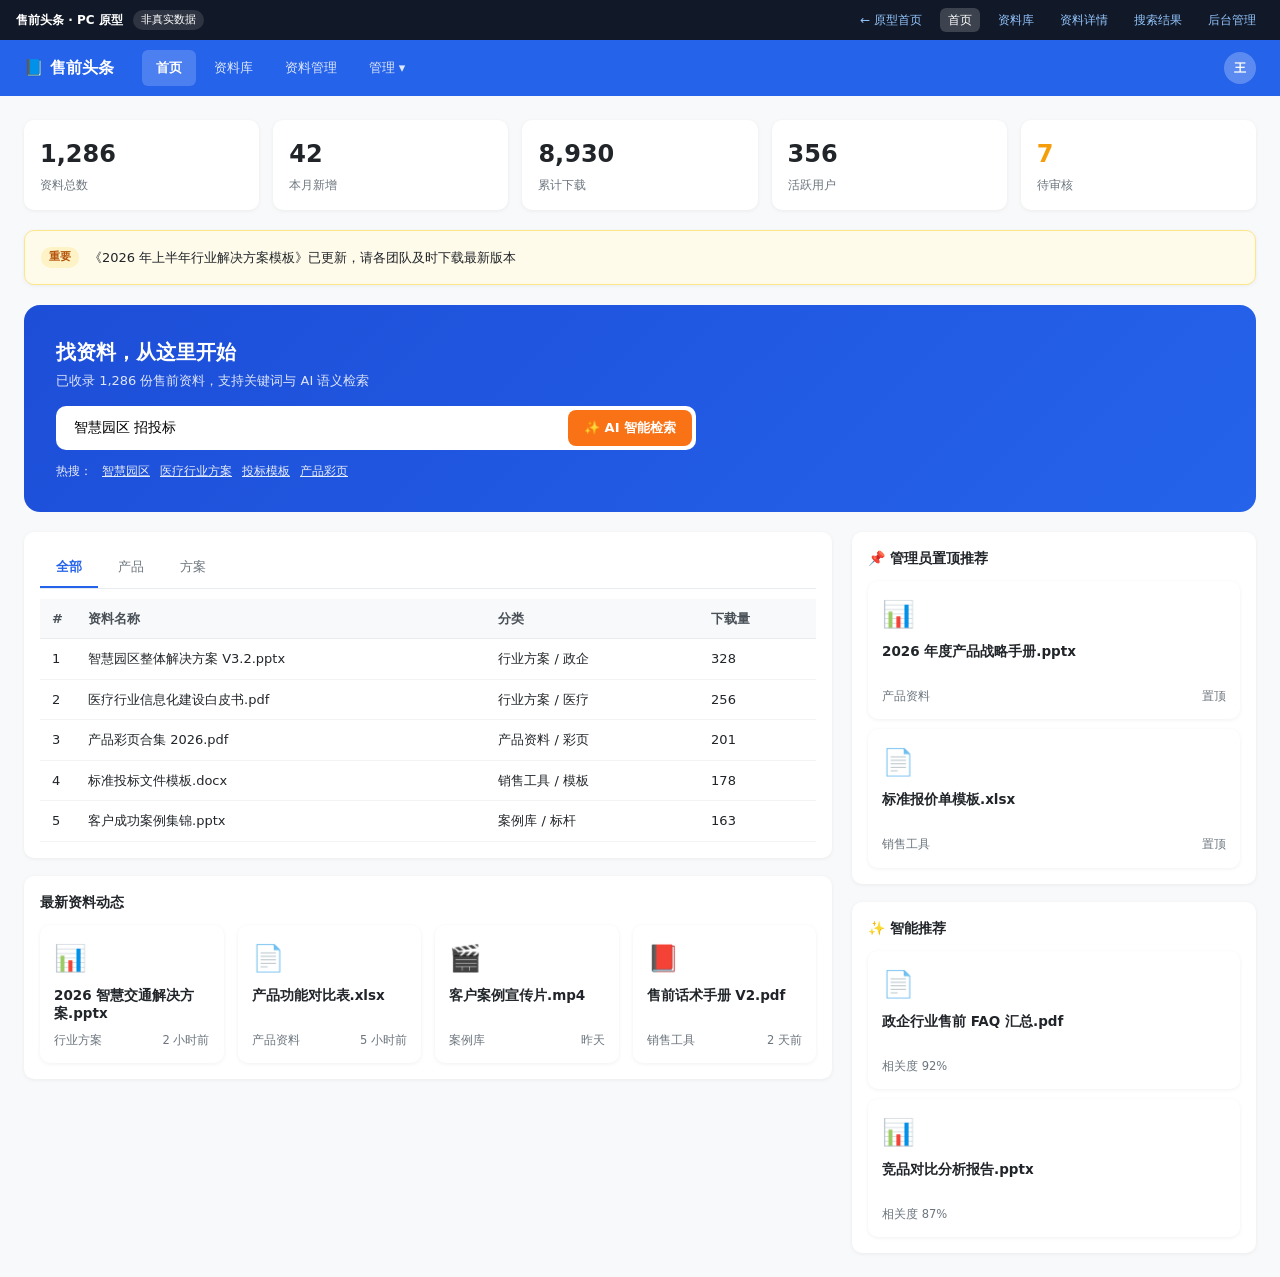
<file: docs/prototype/pc/home.html>
<!DOCTYPE html>
<html lang="zh-CN">
<head>
<meta charset="UTF-8">
<meta name="viewport" content="width=device-width, initial-scale=1.0">
<title>首页 · PC 原型 · 售前头条</title>
<link rel="stylesheet" href="../assets/style.css">
</head>
<body>
  <div class="proto-bar">
    <b>售前头条 · PC 原型</b><span class="tag">非真实数据</span>
    <span class="sp"></span>
    <a href="../index.html">← 原型首页</a>
    <a href="home.html" class="active">首页</a>
    <a href="materials.html">资料库</a>
    <a href="detail.html">资料详情</a>
    <a href="search.html">搜索结果</a>
    <a href="admin.html">后台管理</a>
  </div>

  <div class="pc-page">
    <div class="pc-topbar">
      <div class="brand">📘 售前头条</div>
      <div class="nav">
        <a class="active">首页</a>
        <a href="materials.html">资料库</a>
        <a href="admin.html">资料管理</a>
        <a>管理 ▾</a>
      </div>
      <div class="user">王</div>
    </div>

    <div class="pc-content">
      <!-- KPI（仅管理员可见） -->
      <div class="kpi-grid">
        <div class="kpi-card"><div class="num">1,286</div><div class="lbl">资料总数</div></div>
        <div class="kpi-card"><div class="num">42</div><div class="lbl">本月新增</div></div>
        <div class="kpi-card"><div class="num">8,930</div><div class="lbl">累计下载</div></div>
        <div class="kpi-card"><div class="num">356</div><div class="lbl">活跃用户</div></div>
        <div class="kpi-card"><div class="num" style="color:var(--yellow)">7</div><div class="lbl">待审核</div></div>
      </div>

      <!-- 公告横幅 -->
      <div class="card" style="margin-bottom:20px; display:flex; align-items:center; gap:10px; background:#FFFBEB; border:1px solid #FDE68A;">
        <span class="badge yellow">重要</span>
        <span style="font-size:13px;">《2026 年上半年行业解决方案模板》已更新，请各团队及时下载最新版本</span>
      </div>

      <!-- 搜索区 -->
      <div class="pc-search-hero">
        <div style="font-size:20px; font-weight:700;">找资料，从这里开始</div>
        <div style="font-size:13px; opacity:.85; margin-top:4px;">已收录 1,286 份售前资料，支持关键词与 AI 语义检索</div>
        <div class="pc-search-box">
          <input placeholder="搜索方案、行业、产品关键词…" value="智慧园区 招投标">
          <button class="ai-btn">✨ AI 智能检索</button>
        </div>
        <div style="margin-top:12px; font-size:12px; display:flex; gap:10px; opacity:.9;">
          <span>热搜：</span>
          <a style="text-decoration:underline;">智慧园区</a>
          <a style="text-decoration:underline;">医疗行业方案</a>
          <a style="text-decoration:underline;">投标模板</a>
          <a style="text-decoration:underline;">产品彩页</a>
        </div>
      </div>

      <div class="grid-2col" style="grid-template-columns:2fr 1fr;">
        <div>
          <!-- 7天热门 -->
          <div class="card" style="margin-bottom:18px;">
            <div class="tabs" style="margin-bottom:10px;">
              <div class="tab active">全部</div>
              <div class="tab">产品</div>
              <div class="tab">方案</div>
            </div>
            <table>
              <thead><tr><th style="width:36px;">#</th><th>资料名称</th><th>分类</th><th>下载量</th></tr></thead>
              <tbody>
                <tr><td>1</td><td>智慧园区整体解决方案 V3.2.pptx</td><td>行业方案 / 政企</td><td>328</td></tr>
                <tr><td>2</td><td>医疗行业信息化建设白皮书.pdf</td><td>行业方案 / 医疗</td><td>256</td></tr>
                <tr><td>3</td><td>产品彩页合集 2026.pdf</td><td>产品资料 / 彩页</td><td>201</td></tr>
                <tr><td>4</td><td>标准投标文件模板.docx</td><td>销售工具 / 模板</td><td>178</td></tr>
                <tr><td>5</td><td>客户成功案例集锦.pptx</td><td>案例库 / 标杆</td><td>163</td></tr>
              </tbody>
            </table>
          </div>

          <!-- 最新动态 -->
          <div class="card">
            <h4 style="margin:0 0 12px;">最新资料动态</h4>
            <div class="mat-grid">
              <div class="mat-card"><div class="ico">📊</div><div class="title">2026 智慧交通解决方案.pptx</div><div class="meta"><span>行业方案</span><span>2 小时前</span></div></div>
              <div class="mat-card"><div class="ico">📄</div><div class="title">产品功能对比表.xlsx</div><div class="meta"><span>产品资料</span><span>5 小时前</span></div></div>
              <div class="mat-card"><div class="ico">🎬</div><div class="title">客户案例宣传片.mp4</div><div class="meta"><span>案例库</span><span>昨天</span></div></div>
              <div class="mat-card"><div class="ico">📕</div><div class="title">售前话术手册 V2.pdf</div><div class="meta"><span>销售工具</span><span>2 天前</span></div></div>
            </div>
          </div>
        </div>

        <div>
          <!-- 置顶推荐 -->
          <div class="card" style="margin-bottom:18px;">
            <h4 style="margin:0 0 12px;">📌 管理员置顶推荐</h4>
            <div class="mat-card" style="margin-bottom:10px;"><div class="ico">📊</div><div class="title">2026 年度产品战略手册.pptx</div><div class="meta"><span>产品资料</span><span>置顶</span></div></div>
            <div class="mat-card"><div class="ico">📄</div><div class="title">标准报价单模板.xlsx</div><div class="meta"><span>销售工具</span><span>置顶</span></div></div>
          </div>
          <!-- 智能推荐 -->
          <div class="card">
            <h4 style="margin:0 0 12px;">✨ 智能推荐</h4>
            <div class="mat-card" style="margin-bottom:10px;"><div class="ico">📄</div><div class="title">政企行业售前 FAQ 汇总.pdf</div><div class="meta"><span>相关度 92%</span></div></div>
            <div class="mat-card"><div class="ico">📊</div><div class="title">竞品对比分析报告.pptx</div><div class="meta"><span>相关度 87%</span></div></div>
          </div>
        </div>
      </div>
    </div>
  </div>
</body>
</html>
</file>
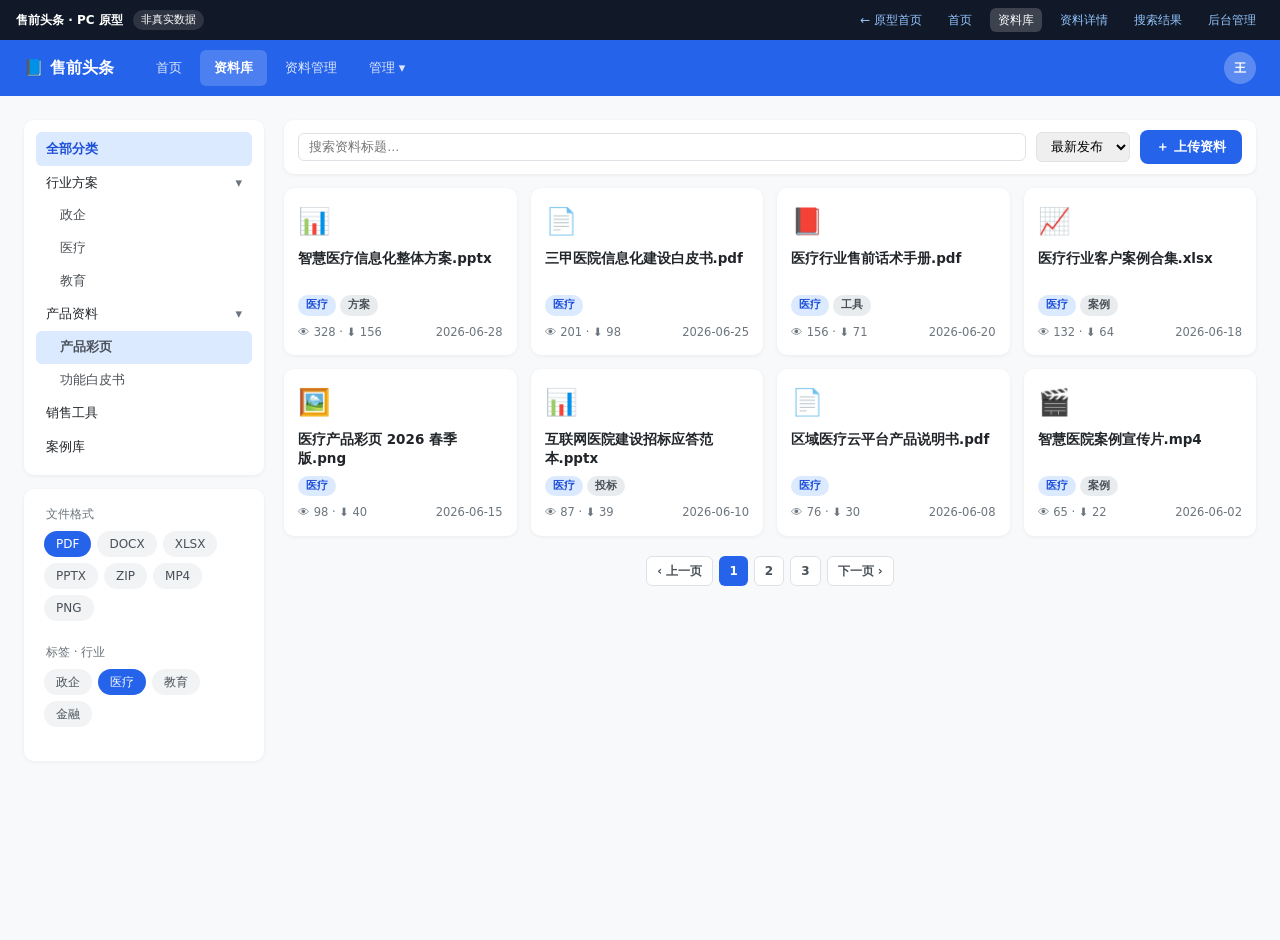
<file: docs/prototype/pc/materials.html>
<!DOCTYPE html>
<html lang="zh-CN">
<head>
<meta charset="UTF-8">
<meta name="viewport" content="width=device-width, initial-scale=1.0">
<title>资料库 · PC 原型 · 售前头条</title>
<link rel="stylesheet" href="../assets/style.css">
</head>
<body>
  <div class="proto-bar">
    <b>售前头条 · PC 原型</b><span class="tag">非真实数据</span>
    <span class="sp"></span>
    <a href="../index.html">← 原型首页</a>
    <a href="home.html">首页</a>
    <a href="materials.html" class="active">资料库</a>
    <a href="detail.html">资料详情</a>
    <a href="search.html">搜索结果</a>
    <a href="admin.html">后台管理</a>
  </div>

  <div class="pc-page">
    <div class="pc-topbar">
      <div class="brand">📘 售前头条</div>
      <div class="nav">
        <a href="home.html">首页</a>
        <a class="active">资料库</a>
        <a href="admin.html">资料管理</a>
        <a>管理 ▾</a>
      </div>
      <div class="user">王</div>
    </div>

    <div class="pc-content">
      <div class="grid-2col">
        <!-- 分类树 -->
        <div>
          <div class="pc-tree" style="margin-bottom:14px;">
            <div class="node active">全部分类</div>
            <div class="node">行业方案 <span style="color:var(--g500);">▾</span></div>
            <div class="node l2">政企</div>
            <div class="node l2">医疗</div>
            <div class="node l2">教育</div>
            <div class="node">产品资料 <span style="color:var(--g500);">▾</span></div>
            <div class="node l2 active">产品彩页</div>
            <div class="node l2">功能白皮书</div>
            <div class="node">销售工具</div>
            <div class="node">案例库</div>
          </div>
          <div class="pc-tree">
            <div style="font-size:12px; color:var(--g500); padding:4px 10px 8px;">文件格式</div>
            <div class="chip-row" style="padding:0 8px 8px;">
              <span class="chip active">PDF</span><span class="chip">DOCX</span><span class="chip">XLSX</span>
              <span class="chip">PPTX</span><span class="chip">ZIP</span><span class="chip">MP4</span><span class="chip">PNG</span>
            </div>
            <div style="font-size:12px; color:var(--g500); padding:4px 10px 8px;">标签 · 行业</div>
            <div class="chip-row" style="padding:0 8px 12px;">
              <span class="chip">政企</span><span class="chip active">医疗</span><span class="chip">教育</span><span class="chip">金融</span>
            </div>
          </div>
        </div>

        <!-- 主区 -->
        <div>
          <div class="filter-bar">
            <input placeholder="搜索资料标题…" style="flex:1;">
            <select><option>最新发布</option><option>最多查看</option><option>最多下载</option></select>
            <button class="btn btn-primary">＋ 上传资料</button>
          </div>

          <div class="mat-grid">
            <div class="mat-card"><div class="ico">📊</div><div class="title">智慧医疗信息化整体方案.pptx</div><div class="tags"><span class="badge blue">医疗</span><span class="badge gray">方案</span></div><div class="meta"><span>👁 328 · ⬇ 156</span><span>2026-06-28</span></div></div>
            <div class="mat-card"><div class="ico">📄</div><div class="title">三甲医院信息化建设白皮书.pdf</div><div class="tags"><span class="badge blue">医疗</span></div><div class="meta"><span>👁 201 · ⬇ 98</span><span>2026-06-25</span></div></div>
            <div class="mat-card"><div class="ico">📕</div><div class="title">医疗行业售前话术手册.pdf</div><div class="tags"><span class="badge blue">医疗</span><span class="badge gray">工具</span></div><div class="meta"><span>👁 156 · ⬇ 71</span><span>2026-06-20</span></div></div>
            <div class="mat-card"><div class="ico">📈</div><div class="title">医疗行业客户案例合集.xlsx</div><div class="tags"><span class="badge blue">医疗</span><span class="badge gray">案例</span></div><div class="meta"><span>👁 132 · ⬇ 64</span><span>2026-06-18</span></div></div>
            <div class="mat-card"><div class="ico">🖼️</div><div class="title">医疗产品彩页 2026 春季版.png</div><div class="tags"><span class="badge blue">医疗</span></div><div class="meta"><span>👁 98 · ⬇ 40</span><span>2026-06-15</span></div></div>
            <div class="mat-card"><div class="ico">📊</div><div class="title">互联网医院建设招标应答范本.pptx</div><div class="tags"><span class="badge blue">医疗</span><span class="badge gray">投标</span></div><div class="meta"><span>👁 87 · ⬇ 39</span><span>2026-06-10</span></div></div>
            <div class="mat-card"><div class="ico">📄</div><div class="title">区域医疗云平台产品说明书.pdf</div><div class="tags"><span class="badge blue">医疗</span></div><div class="meta"><span>👁 76 · ⬇ 30</span><span>2026-06-08</span></div></div>
            <div class="mat-card"><div class="ico">🎬</div><div class="title">智慧医院案例宣传片.mp4</div><div class="tags"><span class="badge blue">医疗</span><span class="badge gray">案例</span></div><div class="meta"><span>👁 65 · ⬇ 22</span><span>2026-06-02</span></div></div>
          </div>

          <div style="display:flex; justify-content:center; gap:6px; margin-top:20px; font-size:13px;">
            <span class="btn btn-secondary sm">‹ 上一页</span>
            <span class="btn btn-primary sm">1</span>
            <span class="btn btn-secondary sm">2</span>
            <span class="btn btn-secondary sm">3</span>
            <span class="btn btn-secondary sm">下一页 ›</span>
          </div>
        </div>
      </div>
    </div>
  </div>
</body>
</html>
</file>
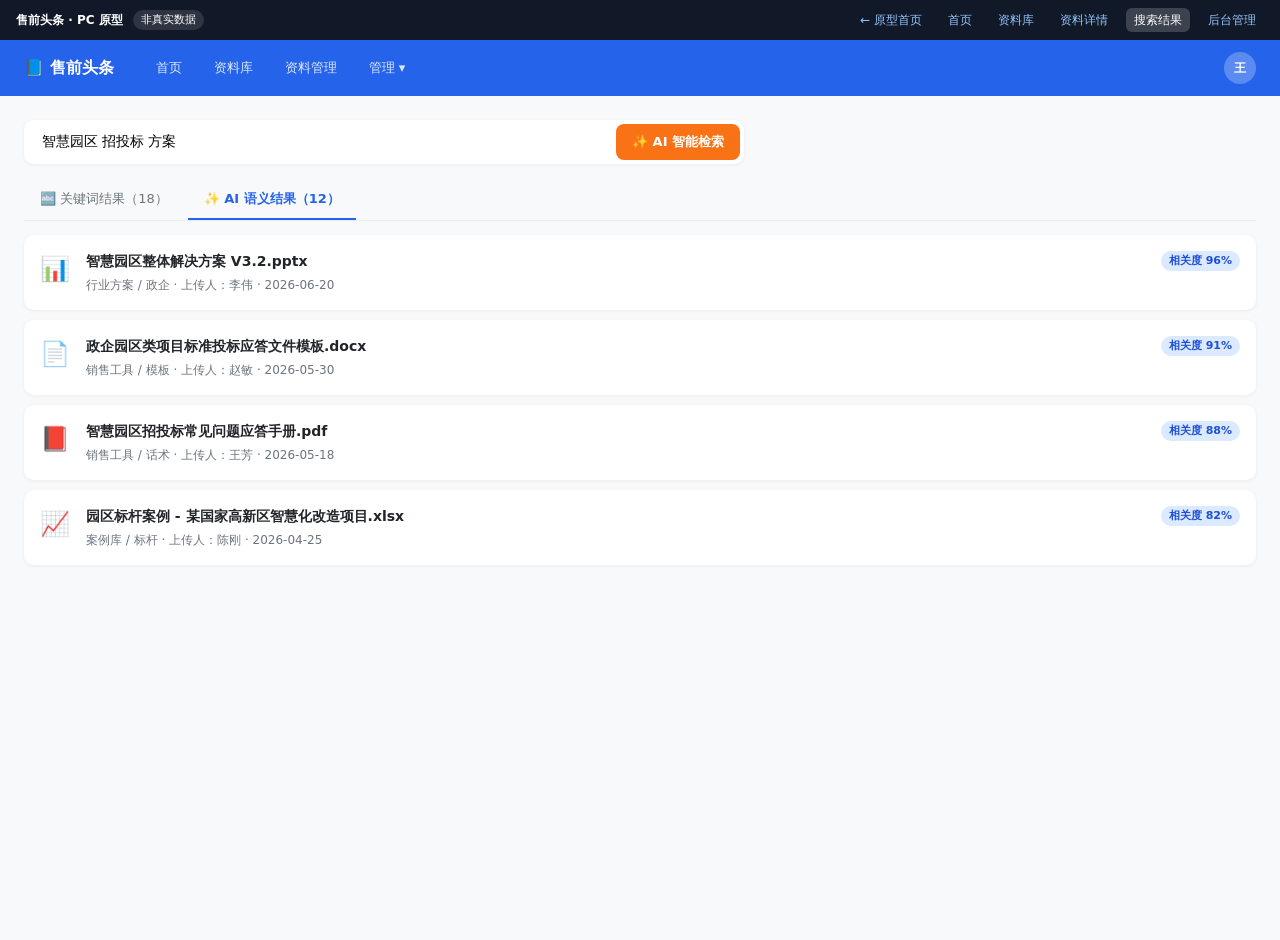
<file: docs/prototype/pc/search.html>
<!DOCTYPE html>
<html lang="zh-CN">
<head>
<meta charset="UTF-8">
<meta name="viewport" content="width=device-width, initial-scale=1.0">
<title>搜索结果 · PC 原型 · 售前头条</title>
<link rel="stylesheet" href="../assets/style.css">
</head>
<body>
  <div class="proto-bar">
    <b>售前头条 · PC 原型</b><span class="tag">非真实数据</span>
    <span class="sp"></span>
    <a href="../index.html">← 原型首页</a>
    <a href="home.html">首页</a>
    <a href="materials.html">资料库</a>
    <a href="detail.html">资料详情</a>
    <a href="search.html" class="active">搜索结果</a>
    <a href="admin.html">后台管理</a>
  </div>

  <div class="pc-page">
    <div class="pc-topbar">
      <div class="brand">📘 售前头条</div>
      <div class="nav">
        <a href="home.html">首页</a>
        <a href="materials.html">资料库</a>
        <a href="admin.html">资料管理</a>
        <a>管理 ▾</a>
      </div>
      <div class="user">王</div>
    </div>

    <div class="pc-content">
      <div class="pc-search-box" style="margin:0 0 16px; max-width:720px; box-shadow:var(--shadow);">
        <input value="智慧园区 招投标 方案">
        <button class="ai-btn">✨ AI 智能检索</button>
      </div>

      <div class="tabs">
        <div class="tab">🔤 关键词结果（18）</div>
        <div class="tab active">✨ AI 语义结果（12）</div>
      </div>

      <div class="card" style="margin-bottom:10px; display:flex; gap:16px; align-items:flex-start;">
        <span style="font-size:24px;">📊</span>
        <div style="flex:1;">
          <div style="font-weight:600; font-size:14px;">智慧园区整体解决方案 V3.2.pptx</div>
          <div style="font-size:12px; color:var(--g500); margin-top:4px;">行业方案 / 政企 · 上传人：李伟 · 2026-06-20</div>
        </div>
        <span class="badge blue">相关度 96%</span>
      </div>
      <div class="card" style="margin-bottom:10px; display:flex; gap:16px; align-items:flex-start;">
        <span style="font-size:24px;">📄</span>
        <div style="flex:1;">
          <div style="font-weight:600; font-size:14px;">政企园区类项目标准投标应答文件模板.docx</div>
          <div style="font-size:12px; color:var(--g500); margin-top:4px;">销售工具 / 模板 · 上传人：赵敏 · 2026-05-30</div>
        </div>
        <span class="badge blue">相关度 91%</span>
      </div>
      <div class="card" style="margin-bottom:10px; display:flex; gap:16px; align-items:flex-start;">
        <span style="font-size:24px;">📕</span>
        <div style="flex:1;">
          <div style="font-weight:600; font-size:14px;">智慧园区招投标常见问题应答手册.pdf</div>
          <div style="font-size:12px; color:var(--g500); margin-top:4px;">销售工具 / 话术 · 上传人：王芳 · 2026-05-18</div>
        </div>
        <span class="badge blue">相关度 88%</span>
      </div>
      <div class="card" style="margin-bottom:10px; display:flex; gap:16px; align-items:flex-start;">
        <span style="font-size:24px;">📈</span>
        <div style="flex:1;">
          <div style="font-weight:600; font-size:14px;">园区标杆案例 - 某国家高新区智慧化改造项目.xlsx</div>
          <div style="font-size:12px; color:var(--g500); margin-top:4px;">案例库 / 标杆 · 上传人：陈刚 · 2026-04-25</div>
        </div>
        <span class="badge blue">相关度 82%</span>
      </div>

      <div class="empty-state" style="display:none;">
        <div class="icon">🔍</div>
        <div>未找到相关资料，换个关键词试试</div>
      </div>
    </div>
  </div>
</body>
</html>
</file>
<file: docs/prototype/assets/style.css>
/* SalesTopline 原型图 · 共享样式 */
:root{
  --blue:#2563EB; --blue-d:#1D4ED8; --blue-l:#DBEAFE;
  --m-blue:#1B4FBB; --m-blue-l:#EBF0FA; --m-blue-dk:#0D2E7A;
  --orange:#F97316; --m-orange:#E87722;
  --green:#10B981; --yellow:#F59E0B; --red:#EF4444;
  --g50:#F8F9FA; --g100:#F1F3F5; --g200:#E9ECEF; --g300:#DEE2E6;
  --g500:#6C757D; --g700:#495057; --g900:#212529;
  --radius:10px; --shadow:0 1px 4px rgba(0,0,0,.06); --shadow-lg:0 8px 24px rgba(0,0,0,.10);
}
*{box-sizing:border-box;}
html,body{margin:0;padding:0;}
body{
  font-family:-apple-system,BlinkMacSystemFont,"PingFang SC","Microsoft YaHei",system-ui,sans-serif;
  color:var(--g900); background:var(--g100); line-height:1.5; font-size:14px;
}
a{color:inherit; text-decoration:none;}
img{max-width:100%; display:block;}
button{font-family:inherit; cursor:pointer;}

/* ── 原型工具条（所有原型页共用，标注非真实数据 + 导航） ── */
.proto-bar{
  position:sticky; top:0; z-index:999; display:flex; align-items:center; gap:10px;
  background:#111827; color:#fff; font-size:12px; padding:8px 16px; flex-wrap:wrap;
}
.proto-bar b{font-weight:600;}
.proto-bar .tag{background:rgba(255,255,255,.12); padding:2px 8px; border-radius:10px; font-size:11px;}
.proto-bar .sp{flex:1;}
.proto-bar a{color:#93C5FD; padding:3px 8px; border-radius:6px;}
.proto-bar a:hover{background:rgba(255,255,255,.12); text-decoration:none;}
.proto-bar a.active{background:rgba(255,255,255,.18); color:#fff;}

/* ── 通用组件 ── */
.badge{display:inline-block; font-size:11px; font-weight:600; padding:2px 8px; border-radius:10px; white-space:nowrap;}
.badge.green{background:#D1FAE5; color:#047857;}
.badge.yellow{background:#FEF3C7; color:#B45309;}
.badge.red{background:#FEE2E2; color:#B91C1C;}
.badge.blue{background:var(--blue-l); color:var(--blue-d);}
.badge.gray{background:var(--g200); color:var(--g700);}

.btn{border:none; border-radius:8px; padding:8px 16px; font-size:13px; font-weight:600; display:inline-flex; align-items:center; gap:6px;}
.btn-primary{background:var(--blue); color:#fff;}
.btn-primary:hover{background:var(--blue-d);}
.btn-secondary{background:#fff; color:var(--g700); border:1px solid var(--g300);}
.btn-ghost{background:transparent; color:var(--blue);}
.btn.sm{padding:5px 10px; font-size:12px; border-radius:6px;}

.card{background:#fff; border-radius:var(--radius); box-shadow:var(--shadow); padding:16px;}

table{width:100%; border-collapse:collapse; font-size:13px;}
th{text-align:left; background:var(--g50); color:var(--g700); font-weight:600; padding:10px 12px; border-bottom:1px solid var(--g200);}
td{padding:10px 12px; border-bottom:1px solid var(--g100);}
tr:hover td{background:var(--g50);}

.empty-state{display:flex; flex-direction:column; align-items:center; justify-content:center; padding:48px 16px; color:var(--g500); gap:8px;}
.empty-state .icon{font-size:40px; opacity:.5;}

/* ══════════════════ PC 端 ══════════════════ */
.pc-page{min-height:100vh; background:var(--g50);}
.pc-topbar{
  position:sticky; top:32px; z-index:50; height:56px; background:var(--blue); color:#fff;
  display:flex; align-items:center; padding:0 24px; gap:28px;
}
.pc-topbar .brand{font-weight:700; font-size:16px; display:flex; align-items:center; gap:8px;}
.pc-topbar .nav{display:flex; gap:4px; flex:1;}
.pc-topbar .nav a{padding:8px 14px; border-radius:6px; font-size:13px; opacity:.85;}
.pc-topbar .nav a.active{background:rgba(255,255,255,.18); opacity:1; font-weight:600;}
.pc-topbar .nav a:hover{background:rgba(255,255,255,.12); opacity:1;}
.pc-topbar .user{width:32px; height:32px; border-radius:50%; background:rgba(255,255,255,.25); display:flex; align-items:center; justify-content:center; font-size:12px; font-weight:700;}

.pc-content{max-width:1400px; margin:0 auto; padding:24px;}

.pc-search-hero{background:linear-gradient(135deg,var(--blue-d),var(--blue)); border-radius:16px; padding:32px; color:#fff; margin-bottom:20px;}
.pc-search-box{background:#fff; border-radius:10px; display:flex; align-items:center; padding:4px; margin-top:16px; max-width:640px;}
.pc-search-box input{border:none; outline:none; flex:1; padding:10px 14px; font-size:14px; border-radius:8px;}
.pc-search-box .ai-btn{background:var(--orange); color:#fff; border:none; border-radius:8px; padding:9px 16px; font-size:13px; font-weight:600;}

.kpi-grid{display:grid; grid-template-columns:repeat(5,1fr); gap:14px; margin-bottom:20px;}
.kpi-card{background:#fff; border-radius:var(--radius); box-shadow:var(--shadow); padding:16px;}
.kpi-card .num{font-size:24px; font-weight:700; color:var(--g900);}
.kpi-card .lbl{font-size:12px; color:var(--g500); margin-top:4px;}

.grid-2col{display:grid; grid-template-columns:240px 1fr; gap:20px; align-items:start;}
.pc-tree{background:#fff; border-radius:var(--radius); box-shadow:var(--shadow); padding:12px;}
.pc-tree .node{padding:7px 10px; border-radius:6px; font-size:13px; cursor:pointer; display:flex; justify-content:space-between;}
.pc-tree .node:hover{background:var(--g50);}
.pc-tree .node.active{background:var(--blue-l); color:var(--blue-d); font-weight:600;}
.pc-tree .node.l2{padding-left:24px; font-size:12.5px; color:var(--g700);}
.pc-tree .node.l3{padding-left:38px; font-size:12px; color:var(--g500);}

.mat-grid{display:grid; grid-template-columns:repeat(4,1fr); gap:14px;}
.mat-card{background:#fff; border-radius:var(--radius); box-shadow:var(--shadow); padding:14px; display:flex; flex-direction:column; gap:8px;}
.mat-card:hover{box-shadow:var(--shadow-lg);}
.mat-card .ico{font-size:26px;}
.mat-card .title{font-size:13.5px; font-weight:600; color:var(--g900); line-height:1.4; min-height:38px;}
.mat-card .meta{font-size:11.5px; color:var(--g500); display:flex; justify-content:space-between;}
.mat-card .tags{display:flex; gap:4px; flex-wrap:wrap;}

.filter-bar{display:flex; align-items:center; gap:10px; margin-bottom:14px; background:#fff; border-radius:var(--radius); box-shadow:var(--shadow); padding:10px 14px; flex-wrap:wrap;}
.filter-bar select,.filter-bar input{border:1px solid var(--g300); border-radius:6px; padding:6px 10px; font-size:12.5px;}
.chip-row{display:flex; gap:6px; flex-wrap:wrap; margin-bottom:10px;}
.chip{padding:4px 12px; border-radius:14px; font-size:12px; background:var(--g100); color:var(--g700);}
.chip.active{background:var(--blue); color:#fff;}

.detail-layout{display:grid; grid-template-columns:1fr 320px; gap:20px; align-items:start;}
.stat-row{display:flex; gap:18px; margin-top:10px;}
.stat-row .item{text-align:center;}
.stat-row .item b{display:block; font-size:18px;}
.stat-row .item span{font-size:11px; color:var(--g500);}
.version-item{display:flex; justify-content:space-between; padding:9px 0; border-bottom:1px solid var(--g100); font-size:12.5px;}

.tabs{display:flex; gap:4px; border-bottom:1px solid var(--g200); margin-bottom:14px;}
.tabs .tab{padding:9px 16px; font-size:13px; color:var(--g500); border-bottom:2px solid transparent; cursor:pointer;}
.tabs .tab.active{color:var(--blue); border-bottom-color:var(--blue); font-weight:600;}

/* ══════════════════ 手机端（真机框架） ══════════════════ */
.phone-wrap{display:flex; justify-content:center; padding:32px 16px; background:var(--g100); min-height:calc(100vh - 40px);}
.phone-frame{
  width:375px; height:812px; background:#000; border-radius:44px; padding:12px;
  box-shadow:var(--shadow-lg); position:relative;
}
.phone-screen{
  width:100%; height:100%; background:#fff; border-radius:32px; overflow:hidden; position:relative;
  display:flex; flex-direction:column;
}
.phone-notch{position:absolute; top:0; left:50%; transform:translateX(-50%); width:120px; height:24px; background:#000; border-radius:0 0 16px 16px; z-index:20;}

.m-topbar{background:var(--m-blue); color:#fff; padding:14px 16px 10px; display:flex; align-items:center; justify-content:space-between; flex-shrink:0;}
.m-topbar .brand{font-size:16px; font-weight:700;}
.m-topbar .icons{display:flex; gap:14px; font-size:16px;}
.m-subtop{background:var(--m-blue); color:#fff; padding:14px 12px; display:flex; align-items:center; gap:10px; flex-shrink:0;}
.m-subtop .t{font-size:15px; font-weight:600; flex:1; text-align:center; margin-right:20px;}

.m-scroll{flex:1; overflow-y:auto; background:var(--g50);}
.m-cat-tabs{display:flex; gap:6px; padding:10px 12px; overflow-x:auto; background:var(--m-blue); flex-shrink:0;}
.m-cat-tabs .t{color:#fff; opacity:.75; font-size:12.5px; padding:5px 10px; border-radius:14px; white-space:nowrap;}
.m-cat-tabs .t.active{opacity:1; background:rgba(255,255,255,.2); font-weight:600;}

.m-search{margin:10px 12px; background:#fff; border-radius:10px; display:flex; align-items:center; padding:9px 12px; gap:8px; font-size:12.5px; color:var(--g500); box-shadow:var(--shadow);}
.m-ai-btn{margin:0 12px 10px; background:var(--m-orange); color:#fff; border-radius:10px; padding:9px 12px; font-size:12.5px; font-weight:600; display:flex; align-items:center; gap:6px;}

.m-section{padding:0 12px 14px;}
.m-section h4{font-size:13px; margin:0 0 8px; display:flex; justify-content:space-between; color:var(--g900);}
.m-hot-item{display:flex; gap:10px; align-items:center; background:#fff; border-radius:10px; padding:9px 10px; margin-bottom:6px; box-shadow:var(--shadow); font-size:12px;}
.m-hot-item .rank{width:18px; height:18px; border-radius:5px; background:var(--m-blue-l); color:var(--m-blue); font-size:11px; font-weight:700; display:flex; align-items:center; justify-content:center; flex-shrink:0;}

.m-card{background:#fff; border-radius:10px; padding:10px; box-shadow:var(--shadow); display:flex; gap:10px; margin-bottom:8px; align-items:flex-start;}
.m-card .ico{font-size:22px; flex-shrink:0;}
.m-card .title{font-size:12.5px; font-weight:600; margin-bottom:4px;}
.m-card .meta{font-size:11px; color:var(--g500);}

.m-tabbar{
  flex-shrink:0; display:flex; align-items:center; background:#fff; border-top:1px solid var(--g200);
  padding:8px 0 20px;
}
.m-tabbar .it{flex:1; text-align:center; font-size:10.5px; color:var(--g500); display:flex; flex-direction:column; align-items:center; gap:3px;}
.m-tabbar .it.active{color:var(--m-blue); font-weight:600;}
.m-tabbar .it .ic{font-size:19px;}
.m-tabbar .it.upload .ic{width:38px; height:38px; background:var(--m-blue); color:#fff; border-radius:50%; display:flex; align-items:center; justify-content:center; font-size:20px;}

.m-cat-body{flex:1; display:flex; overflow:hidden;}
.m-cat-side{width:76px; flex-shrink:0; background:var(--g50); overflow-y:auto; border-right:1px solid var(--g200);}
.m-cat-side .it{padding:14px 6px; text-align:center; font-size:11.5px; color:var(--g700); border-left:3px solid transparent;}
.m-cat-side .it.active{background:#fff; color:var(--m-blue); font-weight:700; border-left-color:var(--m-blue);}
.m-cat-main{flex:1; overflow-y:auto;}
.m-chip-row{display:flex; gap:6px; padding:10px; flex-wrap:wrap; background:#fff; border-bottom:1px solid var(--g100);}
.m-chip{font-size:11.5px; padding:5px 12px; border-radius:14px; background:var(--g100); color:var(--g700);}
.m-chip.active{background:var(--m-blue); color:#fff;}

.m-detail-hero{padding:14px; display:flex; gap:12px; align-items:flex-start; background:#fff;}
.m-detail-hero .ico{font-size:40px;}
.m-bottom-bar{flex-shrink:0; display:flex; gap:8px; padding:10px 12px 18px; background:#fff; border-top:1px solid var(--g200);}
.m-bottom-bar .btn{flex:1; justify-content:center;}

.m-profile-hero{background:linear-gradient(135deg,var(--m-blue-dk),var(--m-blue)); color:#fff; padding:20px 16px 44px;}
.m-profile-card{background:#fff; margin:-30px 12px 0; border-radius:12px; box-shadow:var(--shadow); padding:14px; display:flex; justify-content:space-around; text-align:center;}
.m-menu-item{display:flex; align-items:center; gap:10px; background:#fff; padding:13px 14px; font-size:13px; border-bottom:1px solid var(--g100);}
.m-menu-item .arrow{margin-left:auto; color:var(--g300);}

@media (max-width:1100px){
  .kpi-grid{grid-template-columns:repeat(2,1fr);}
  .mat-grid{grid-template-columns:repeat(2,1fr);}
  .grid-2col,.detail-layout{grid-template-columns:1fr;}
}
</file>
